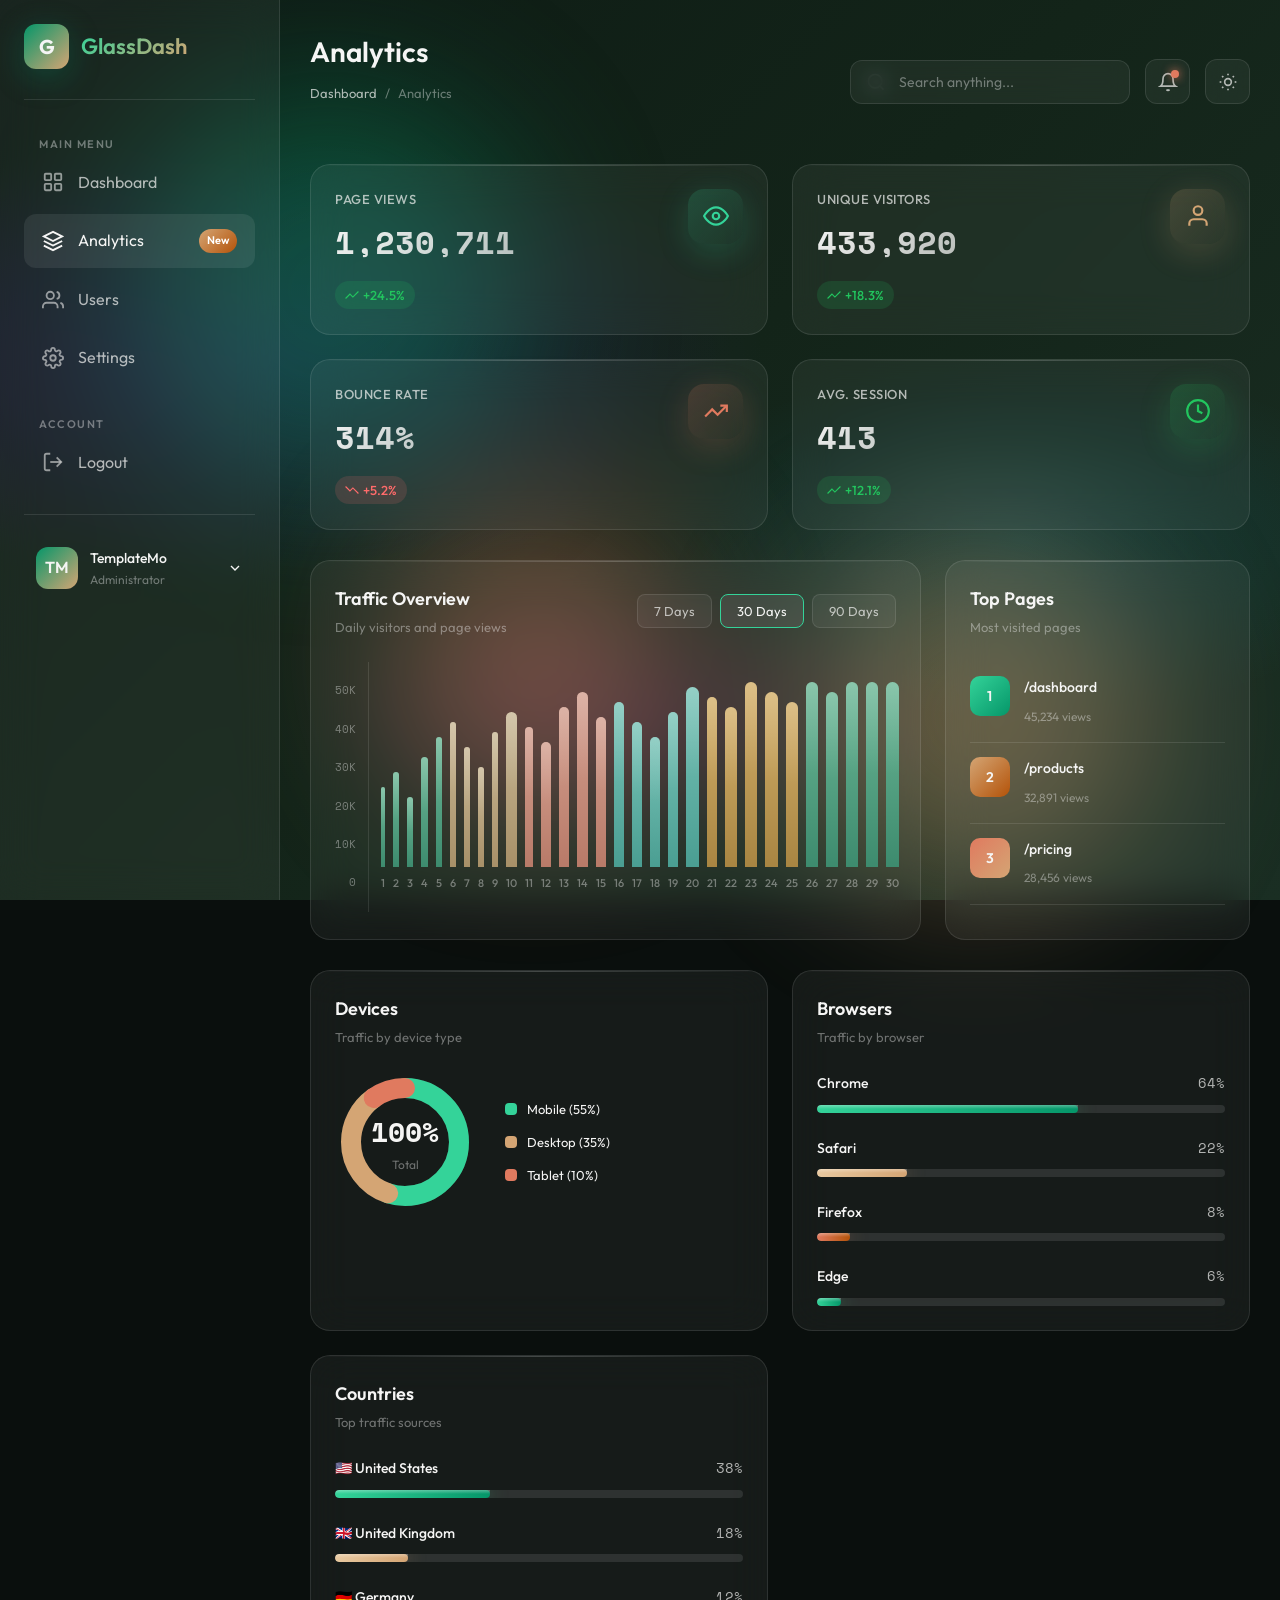
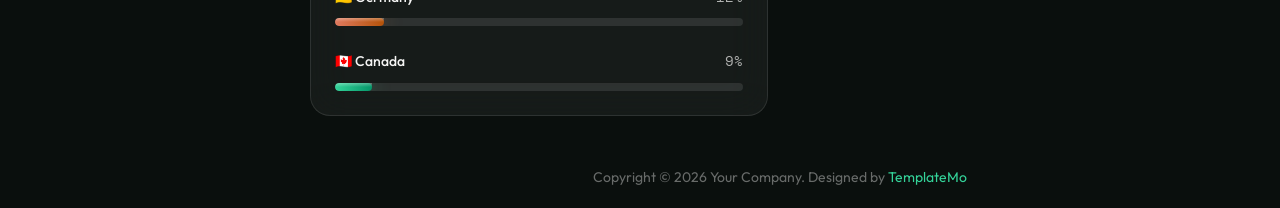
<file: analytics.html>
<!DOCTYPE html>
<html lang="en">
<head>
    <meta charset="UTF-8">
    <meta name="viewport" content="width=device-width, initial-scale=1.0">
    <title>Analytics - 3D Glassmorphism Dashboard</title>
    <meta name="description" content="3D Glassmorphism Dashboard Template by TemplateMo">
    <link rel="preconnect" href="https://fonts.googleapis.com">
    <link rel="preconnect" href="https://fonts.gstatic.com" crossorigin>
    <link href="https://fonts.googleapis.com/css2?family=Outfit:wght@300;400;500;600;700&family=Space+Mono:wght@400;700&display=swap" rel="stylesheet">
    <link rel="stylesheet" href="templatemo-glass-admin-style.css">
    <!--

TemplateMo 607 Glass Admin

https://templatemo.com/tm-607-glass-admin

-->
</head>
<body>
    <!-- Animated Background -->
    <div class="background"></div>
    <div class="orb orb-1"></div>
    <div class="orb orb-2"></div>
    <div class="orb orb-3"></div>

    <div class="dashboard">
        <!-- Sidebar -->
        <aside class="sidebar" id="sidebar">
            <div class="sidebar-header">
                <div class="logo">G</div>
                <span class="logo-text">GlassDash</span>
            </div>

            <ul class="nav-menu">
                <li class="nav-section">
                    <span class="nav-section-title">Main Menu</span>
                    <ul>
                        <li class="nav-item">
                            <a href="index.html" class="nav-link">
                                <svg class="nav-icon" viewBox="0 0 24 24" fill="none" stroke="currentColor" stroke-width="2">
                                    <rect x="3" y="3" width="7" height="7" rx="1"/><rect x="14" y="3" width="7" height="7" rx="1"/>
                                    <rect x="3" y="14" width="7" height="7" rx="1"/><rect x="14" y="14" width="7" height="7" rx="1"/>
                                </svg>
                                Dashboard
                            </a>
                        </li>
                        <li class="nav-item">
                            <a href="analytics.html" class="nav-link active">
                                <svg class="nav-icon" viewBox="0 0 24 24" fill="none" stroke="currentColor" stroke-width="2">
                                    <path d="M12 2L2 7l10 5 10-5-10-5z"/><path d="M2 17l10 5 10-5"/><path d="M2 12l10 5 10-5"/>
                                </svg>
                                Analytics
                                <span class="nav-badge">New</span>
                            </a>
                        </li>
                        <li class="nav-item">
                            <a href="users.html" class="nav-link">
                                <svg class="nav-icon" viewBox="0 0 24 24" fill="none" stroke="currentColor" stroke-width="2">
                                    <path d="M17 21v-2a4 4 0 0 0-4-4H5a4 4 0 0 0-4 4v2"/><circle cx="9" cy="7" r="4"/>
                                    <path d="M23 21v-2a4 4 0 0 0-3-3.87"/><path d="M16 3.13a4 4 0 0 1 0 7.75"/>
                                </svg>
                                Users
                            </a>
                        </li>
                        <li class="nav-item">
                            <a href="settings.html" class="nav-link">
                                <svg class="nav-icon" viewBox="0 0 24 24" fill="none" stroke="currentColor" stroke-width="2">
                                    <circle cx="12" cy="12" r="3"/>
                                    <path d="M19.4 15a1.65 1.65 0 0 0 .33 1.82l.06.06a2 2 0 0 1 0 2.83 2 2 0 0 1-2.83 0l-.06-.06a1.65 1.65 0 0 0-1.82-.33 1.65 1.65 0 0 0-1 1.51V21a2 2 0 0 1-2 2 2 2 0 0 1-2-2v-.09A1.65 1.65 0 0 0 9 19.4a1.65 1.65 0 0 0-1.82.33l-.06.06a2 2 0 0 1-2.83 0 2 2 0 0 1 0-2.83l.06-.06a1.65 1.65 0 0 0 .33-1.82 1.65 1.65 0 0 0-1.51-1H3a2 2 0 0 1-2-2 2 2 0 0 1 2-2h.09A1.65 1.65 0 0 0 4.6 9a1.65 1.65 0 0 0-.33-1.82l-.06-.06a2 2 0 0 1 0-2.83 2 2 0 0 1 2.83 0l.06.06a1.65 1.65 0 0 0 1.82.33H9a1.65 1.65 0 0 0 1-1.51V3a2 2 0 0 1 2-2 2 2 0 0 1 2 2v.09a1.65 1.65 0 0 0 1 1.51 1.65 1.65 0 0 0 1.82-.33l.06-.06a2 2 0 0 1 2.83 0 2 2 0 0 1 0 2.83l-.06.06a1.65 1.65 0 0 0-.33 1.82V9a1.65 1.65 0 0 0 1.51 1H21a2 2 0 0 1 2 2 2 2 0 0 1-2 2h-.09a1.65 1.65 0 0 0-1.51 1z"/>
                                </svg>
                                Settings
                            </a>
                        </li>
                    </ul>
                </li>

                <li class="nav-section">
                    <span class="nav-section-title">Account</span>
                    <ul>
                        <li class="nav-item">
                            <a href="login.html" class="nav-link">
                                <svg class="nav-icon" viewBox="0 0 24 24" fill="none" stroke="currentColor" stroke-width="2">
                                    <path d="M9 21H5a2 2 0 0 1-2-2V5a2 2 0 0 1 2-2h4"/>
                                    <polyline points="16 17 21 12 16 7"/><line x1="21" y1="12" x2="9" y2="12"/>
                                </svg>
                                Logout
                            </a>
                        </li>
                    </ul>
                </li>
            </ul>

            <div class="sidebar-footer">
                <div class="user-profile">
                    <div class="user-avatar">TM</div>
                    <div class="user-info">
                        <div class="user-name">TemplateMo</div>
                        <div class="user-role">Administrator</div>
                    </div>
                    <svg width="16" height="16" viewBox="0 0 24 24" fill="none" stroke="currentColor" stroke-width="2">
                        <polyline points="6 9 12 15 18 9"/>
                    </svg>
                </div>
            </div>
        </aside>

        <!-- Main Content -->
        <main class="main-content">
            <!-- Top Navbar -->
            <nav class="navbar">
                <div class="page-header">
                    <h1 class="page-title">Analytics</h1>
                    <div class="page-breadcrumb">
                        <a href="index.html">Dashboard</a>
                        <span>/</span>
                        <span>Analytics</span>
                    </div>
                </div>
                <div class="navbar-right">
                    <div class="search-box">
                        <svg class="search-icon" viewBox="0 0 24 24" fill="none" stroke="currentColor" stroke-width="2">
                            <circle cx="11" cy="11" r="8"/><line x1="21" y1="21" x2="16.65" y2="16.65"/>
                        </svg>
                        <input type="text" class="search-input" placeholder="Search anything...">
                    </div>
                    <button class="nav-btn">
                        <svg viewBox="0 0 24 24" fill="none" stroke="currentColor" stroke-width="2">
                            <path d="M18 8A6 6 0 0 0 6 8c0 7-3 9-3 9h18s-3-2-3-9"/><path d="M13.73 21a2 2 0 0 1-3.46 0"/>
                        </svg>
                        <span class="notification-dot"></span>
                    </button>
                    <button class="nav-btn" id="theme-toggle" title="Toggle Light/Dark Mode">
                        <svg class="icon-sun" viewBox="0 0 24 24" fill="none" stroke="currentColor" stroke-width="2">
                            <circle cx="12" cy="12" r="4"/><path d="M12 2v2"/><path d="M12 20v2"/>
                            <path d="M4.93 4.93l1.41 1.41"/><path d="M17.66 17.66l1.41 1.41"/>
                            <path d="M2 12h2"/><path d="M20 12h2"/>
                            <path d="M6.34 17.66l-1.41 1.41"/><path d="M19.07 4.93l-1.41 1.41"/>
                        </svg>
                        <svg class="icon-moon" viewBox="0 0 24 24" fill="none" stroke="currentColor" stroke-width="2" style="display: none;">
                            <path d="M21 12.79A9 9 0 1 1 11.21 3 7 7 0 0 0 21 12.79z"/>
                        </svg>
                    </button>
                </div>
            </nav>

            <!-- Stats Cards -->
            <section class="stats-grid">
                <div class="glass-card glass-card-3d stat-card">
                    <div class="stat-card-inner">
                        <div class="stat-info">
                            <h3>Page Views</h3>
                            <div class="stat-value">1,284,521</div>
                            <span class="stat-change positive">
                                <svg width="14" height="14" viewBox="0 0 24 24" fill="none" stroke="currentColor" stroke-width="2"><polyline points="23 6 13.5 15.5 8.5 10.5 1 18"/></svg>
                                +24.5%
                            </span>
                        </div>
                        <div class="stat-icon cyan">
                            <svg viewBox="0 0 24 24" fill="none" stroke="var(--emerald-light)" stroke-width="2">
                                <path d="M1 12s4-8 11-8 11 8 11 8-4 8-11 8-11-8-11-8z"/><circle cx="12" cy="12" r="3"/>
                            </svg>
                        </div>
                    </div>
                </div>

                <div class="glass-card glass-card-3d stat-card">
                    <div class="stat-card-inner">
                        <div class="stat-info">
                            <h3>Unique Visitors</h3>
                            <div class="stat-value">452,892</div>
                            <span class="stat-change positive">
                                <svg width="14" height="14" viewBox="0 0 24 24" fill="none" stroke="currentColor" stroke-width="2"><polyline points="23 6 13.5 15.5 8.5 10.5 1 18"/></svg>
                                +18.3%
                            </span>
                        </div>
                        <div class="stat-icon magenta">
                            <svg viewBox="0 0 24 24" fill="none" stroke="var(--gold)" stroke-width="2">
                                <path d="M20 21v-2a4 4 0 0 0-4-4H8a4 4 0 0 0-4 4v2"/><circle cx="12" cy="7" r="4"/>
                            </svg>
                        </div>
                    </div>
                </div>

                <div class="glass-card glass-card-3d stat-card">
                    <div class="stat-card-inner">
                        <div class="stat-info">
                            <h3>Bounce Rate</h3>
                            <div class="stat-value">32.8%</div>
                            <span class="stat-change negative">
                                <svg width="14" height="14" viewBox="0 0 24 24" fill="none" stroke="currentColor" stroke-width="2"><polyline points="23 18 13.5 8.5 8.5 13.5 1 6"/></svg>
                                +5.2%
                            </span>
                        </div>
                        <div class="stat-icon purple">
                            <svg viewBox="0 0 24 24" fill="none" stroke="var(--coral)" stroke-width="2">
                                <polyline points="22 7 13.5 15.5 8.5 10.5 2 17"/><polyline points="16 7 22 7 22 13"/>
                            </svg>
                        </div>
                    </div>
                </div>

                <div class="glass-card glass-card-3d stat-card">
                    <div class="stat-card-inner">
                        <div class="stat-info">
                            <h3>Avg. Session</h3>
                            <div class="stat-value">4:32</div>
                            <span class="stat-change positive">
                                <svg width="14" height="14" viewBox="0 0 24 24" fill="none" stroke="currentColor" stroke-width="2"><polyline points="23 6 13.5 15.5 8.5 10.5 1 18"/></svg>
                                +12.1%
                            </span>
                        </div>
                        <div class="stat-icon success">
                            <svg viewBox="0 0 24 24" fill="none" stroke="var(--success)" stroke-width="2">
                                <circle cx="12" cy="12" r="10"/><polyline points="12 6 12 12 16 14"/>
                            </svg>
                        </div>
                    </div>
                </div>
            </section>

            <!-- Content Grid -->
            <section class="content-grid">
                <!-- Main Chart -->
                <div class="glass-card chart-card">
                    <div class="card-header">
                        <div>
                            <h2 class="card-title">Traffic Overview</h2>
                            <p class="card-subtitle">Daily visitors and page views</p>
                        </div>
                        <div class="card-actions">
                            <button class="card-btn">7 Days</button>
                            <button class="card-btn active">30 Days</button>
                            <button class="card-btn">90 Days</button>
                        </div>
                    </div>
                    <div class="chart-wrapper">
                        <div class="chart-container">
                            <div class="chart-y-axis">
                                <span class="y-value">50K</span>
                                <span class="y-value">40K</span>
                                <span class="y-value">30K</span>
                                <span class="y-value">20K</span>
                                <span class="y-value">10K</span>
                                <span class="y-value">0</span>
                            </div>
                            <div class="chart-placeholder">
                                <div class="chart-bar-group"><div class="chart-bar bar-emerald" style="height: 80px;"></div><span class="chart-label">1</span></div>
                                <div class="chart-bar-group"><div class="chart-bar bar-emerald" style="height: 95px;"></div><span class="chart-label">2</span></div>
                                <div class="chart-bar-group"><div class="chart-bar bar-emerald" style="height: 70px;"></div><span class="chart-label">3</span></div>
                                <div class="chart-bar-group"><div class="chart-bar bar-emerald" style="height: 110px;"></div><span class="chart-label">4</span></div>
                                <div class="chart-bar-group"><div class="chart-bar bar-emerald" style="height: 130px;"></div><span class="chart-label">5</span></div>
                                <div class="chart-bar-group"><div class="chart-bar bar-gold" style="height: 145px;"></div><span class="chart-label">6</span></div>
                                <div class="chart-bar-group"><div class="chart-bar bar-gold" style="height: 120px;"></div><span class="chart-label">7</span></div>
                                <div class="chart-bar-group"><div class="chart-bar bar-gold" style="height: 100px;"></div><span class="chart-label">8</span></div>
                                <div class="chart-bar-group"><div class="chart-bar bar-gold" style="height: 135px;"></div><span class="chart-label">9</span></div>
                                <div class="chart-bar-group"><div class="chart-bar bar-gold" style="height: 155px;"></div><span class="chart-label">10</span></div>
                                <div class="chart-bar-group"><div class="chart-bar bar-coral" style="height: 140px;"></div><span class="chart-label">11</span></div>
                                <div class="chart-bar-group"><div class="chart-bar bar-coral" style="height: 125px;"></div><span class="chart-label">12</span></div>
                                <div class="chart-bar-group"><div class="chart-bar bar-coral" style="height: 160px;"></div><span class="chart-label">13</span></div>
                                <div class="chart-bar-group"><div class="chart-bar bar-coral" style="height: 175px;"></div><span class="chart-label">14</span></div>
                                <div class="chart-bar-group"><div class="chart-bar bar-coral" style="height: 150px;"></div><span class="chart-label">15</span></div>
                                <div class="chart-bar-group"><div class="chart-bar bar-teal" style="height: 165px;"></div><span class="chart-label">16</span></div>
                                <div class="chart-bar-group"><div class="chart-bar bar-teal" style="height: 145px;"></div><span class="chart-label">17</span></div>
                                <div class="chart-bar-group"><div class="chart-bar bar-teal" style="height: 130px;"></div><span class="chart-label">18</span></div>
                                <div class="chart-bar-group"><div class="chart-bar bar-teal" style="height: 155px;"></div><span class="chart-label">19</span></div>
                                <div class="chart-bar-group"><div class="chart-bar bar-teal" style="height: 180px;"></div><span class="chart-label">20</span></div>
                                <div class="chart-bar-group"><div class="chart-bar bar-amber" style="height: 170px;"></div><span class="chart-label">21</span></div>
                                <div class="chart-bar-group"><div class="chart-bar bar-amber" style="height: 160px;"></div><span class="chart-label">22</span></div>
                                <div class="chart-bar-group"><div class="chart-bar bar-amber" style="height: 185px;"></div><span class="chart-label">23</span></div>
                                <div class="chart-bar-group"><div class="chart-bar bar-amber" style="height: 175px;"></div><span class="chart-label">24</span></div>
                                <div class="chart-bar-group"><div class="chart-bar bar-amber" style="height: 165px;"></div><span class="chart-label">25</span></div>
                                <div class="chart-bar-group"><div class="chart-bar bar-emerald" style="height: 190px;"></div><span class="chart-label">26</span></div>
                                <div class="chart-bar-group"><div class="chart-bar bar-emerald" style="height: 175px;"></div><span class="chart-label">27</span></div>
                                <div class="chart-bar-group"><div class="chart-bar bar-emerald" style="height: 195px;"></div><span class="chart-label">28</span></div>
                                <div class="chart-bar-group"><div class="chart-bar bar-emerald" style="height: 185px;"></div><span class="chart-label">29</span></div>
                                <div class="chart-bar-group"><div class="chart-bar bar-emerald" style="height: 200px;"></div><span class="chart-label">30</span></div>
                            </div>
                        </div>
                    </div>
                </div>

                <!-- Top Pages -->
                <div class="glass-card activity-card">
                    <div class="card-header">
                        <div>
                            <h2 class="card-title">Top Pages</h2>
                            <p class="card-subtitle">Most visited pages</p>
                        </div>
                    </div>
                    <div class="activity-list">
                        <div class="activity-item">
                            <div class="activity-avatar" style="background: linear-gradient(135deg, var(--emerald-light), var(--emerald));">1</div>
                            <div class="activity-content">
                                <p class="activity-text"><strong>/dashboard</strong></p>
                                <span class="activity-time">45,234 views</span>
                            </div>
                        </div>
                        <div class="activity-item">
                            <div class="activity-avatar" style="background: linear-gradient(135deg, var(--gold), var(--amber));">2</div>
                            <div class="activity-content">
                                <p class="activity-text"><strong>/products</strong></p>
                                <span class="activity-time">32,891 views</span>
                            </div>
                        </div>
                        <div class="activity-item">
                            <div class="activity-avatar" style="background: linear-gradient(135deg, var(--coral), var(--gold));">3</div>
                            <div class="activity-content">
                                <p class="activity-text"><strong>/pricing</strong></p>
                                <span class="activity-time">28,456 views</span>
                            </div>
                        </div>
                        <div class="activity-item">
                            <div class="activity-avatar" style="background: linear-gradient(135deg, var(--success), var(--emerald));">4</div>
                            <div class="activity-content">
                                <p class="activity-text"><strong>/about</strong></p>
                                <span class="activity-time">19,234 views</span>
                            </div>
                        </div>
                        <div class="activity-item">
                            <div class="activity-avatar" style="background: linear-gradient(135deg, var(--warning), var(--gold));">5</div>
                            <div class="activity-content">
                                <p class="activity-text"><strong>/contact</strong></p>
                                <span class="activity-time">12,567 views</span>
                            </div>
                        </div>
                    </div>
                </div>
            </section>

            <!-- Bottom Grid -->
            <section class="bottom-grid">
                <!-- Device Breakdown -->
                <div class="glass-card">
                    <div class="card-header">
                        <div>
                            <h2 class="card-title">Devices</h2>
                            <p class="card-subtitle">Traffic by device type</p>
                        </div>
                    </div>
                    <div class="donut-container">
                        <div class="donut-chart">
                            <svg width="140" height="140" viewBox="0 0 140 140">
                                <circle class="donut-bg" cx="70" cy="70" r="54"/>
                                <circle class="donut-segment" cx="70" cy="70" r="54" stroke="var(--emerald-light)" stroke-dasharray="186.6 339.3" stroke-dashoffset="0"/>
                                <circle class="donut-segment" cx="70" cy="70" r="54" stroke="var(--gold)" stroke-dasharray="118.8 339.3" stroke-dashoffset="-186.6"/>
                                <circle class="donut-segment" cx="70" cy="70" r="54" stroke="var(--coral)" stroke-dasharray="33.9 339.3" stroke-dashoffset="-305.4"/>
                            </svg>
                            <div class="donut-center">
                                <div class="donut-value">100%</div>
                                <div class="donut-label">Total</div>
                            </div>
                        </div>
                        <div class="donut-legend">
                            <div class="legend-item"><span class="legend-color cyan"></span><span>Mobile (55%)</span></div>
                            <div class="legend-item"><span class="legend-color magenta"></span><span>Desktop (35%)</span></div>
                            <div class="legend-item"><span class="legend-color purple"></span><span>Tablet (10%)</span></div>
                        </div>
                    </div>
                </div>

                <!-- Browser Stats -->
                <div class="glass-card progress-card">
                    <div class="card-header">
                        <div>
                            <h2 class="card-title">Browsers</h2>
                            <p class="card-subtitle">Traffic by browser</p>
                        </div>
                    </div>
                    <div class="progress-item">
                        <div class="progress-header"><span class="progress-label">Chrome</span><span class="progress-value">64%</span></div>
                        <div class="progress-bar"><div class="progress-fill cyan" style="width: 64%;"></div></div>
                    </div>
                    <div class="progress-item">
                        <div class="progress-header"><span class="progress-label">Safari</span><span class="progress-value">22%</span></div>
                        <div class="progress-bar"><div class="progress-fill magenta" style="width: 22%;"></div></div>
                    </div>
                    <div class="progress-item">
                        <div class="progress-header"><span class="progress-label">Firefox</span><span class="progress-value">8%</span></div>
                        <div class="progress-bar"><div class="progress-fill purple" style="width: 8%;"></div></div>
                    </div>
                    <div class="progress-item">
                        <div class="progress-header"><span class="progress-label">Edge</span><span class="progress-value">6%</span></div>
                        <div class="progress-bar"><div class="progress-fill cyan" style="width: 6%;"></div></div>
                    </div>
                </div>

                <!-- Countries -->
                <div class="glass-card progress-card">
                    <div class="card-header">
                        <div>
                            <h2 class="card-title">Countries</h2>
                            <p class="card-subtitle">Top traffic sources</p>
                        </div>
                    </div>
                    <div class="progress-item">
                        <div class="progress-header"><span class="progress-label">🇺🇸 United States</span><span class="progress-value">38%</span></div>
                        <div class="progress-bar"><div class="progress-fill cyan" style="width: 38%;"></div></div>
                    </div>
                    <div class="progress-item">
                        <div class="progress-header"><span class="progress-label">🇬🇧 United Kingdom</span><span class="progress-value">18%</span></div>
                        <div class="progress-bar"><div class="progress-fill magenta" style="width: 18%;"></div></div>
                    </div>
                    <div class="progress-item">
                        <div class="progress-header"><span class="progress-label">🇩🇪 Germany</span><span class="progress-value">12%</span></div>
                        <div class="progress-bar"><div class="progress-fill purple" style="width: 12%;"></div></div>
                    </div>
                    <div class="progress-item">
                        <div class="progress-header"><span class="progress-label">🇨🇦 Canada</span><span class="progress-value">9%</span></div>
                        <div class="progress-bar"><div class="progress-fill cyan" style="width: 9%;"></div></div>
                    </div>
                </div>
            </section>
        </main>
    </div>

    <!-- Mobile Menu Toggle -->
    <button class="mobile-menu-toggle">
        <svg viewBox="0 0 24 24" fill="none" stroke="currentColor" stroke-width="2">
            <line x1="3" y1="12" x2="21" y2="12"/><line x1="3" y1="6" x2="21" y2="6"/><line x1="3" y1="18" x2="21" y2="18"/>
        </svg>
    </button>

    <!-- Footer -->
    <footer class="site-footer">
        <p>Copyright © 2026 Your Company. Designed by <a href="https://templatemo.com" target="_blank" rel="nofollow">TemplateMo</a></p>
    </footer>

    <script src="templatemo-glass-admin-script.js"></script>
    <!-- TemplateMo 607 Glass Admin -->
</body>
</html>
</file>
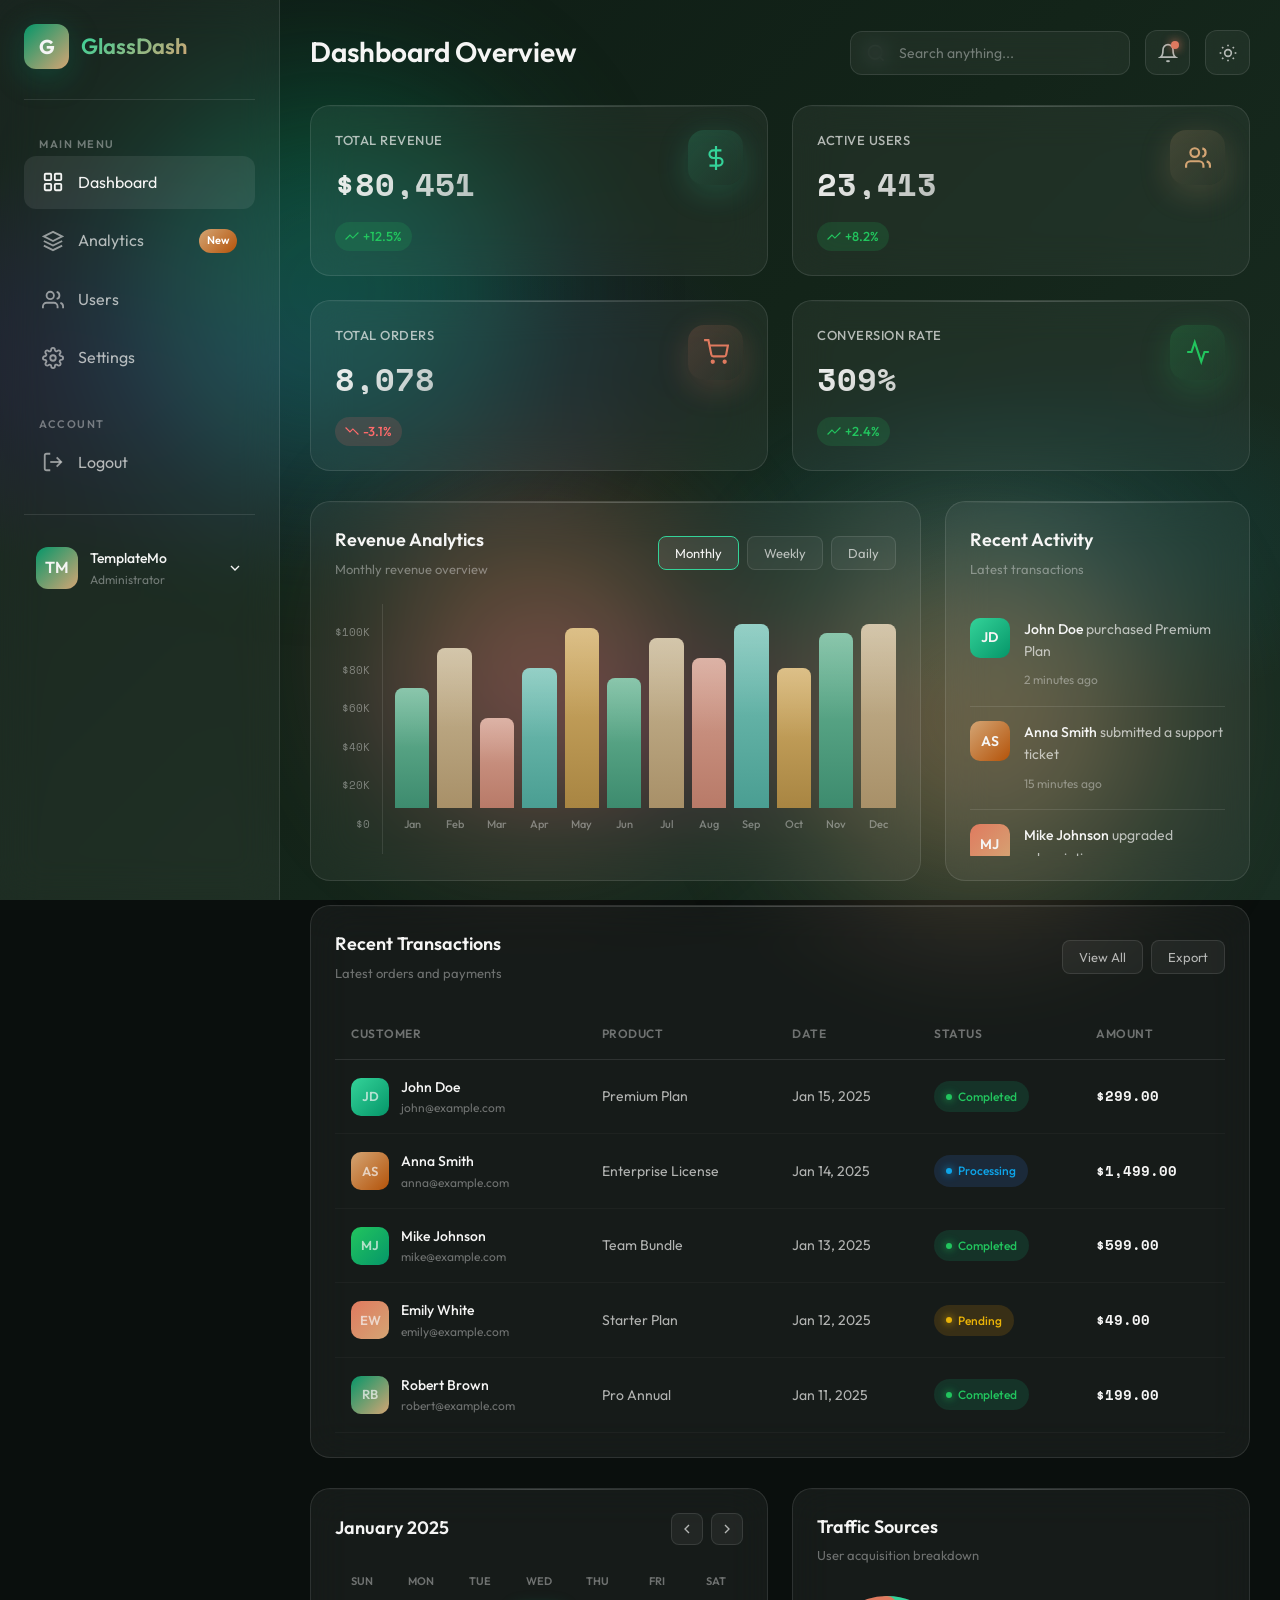
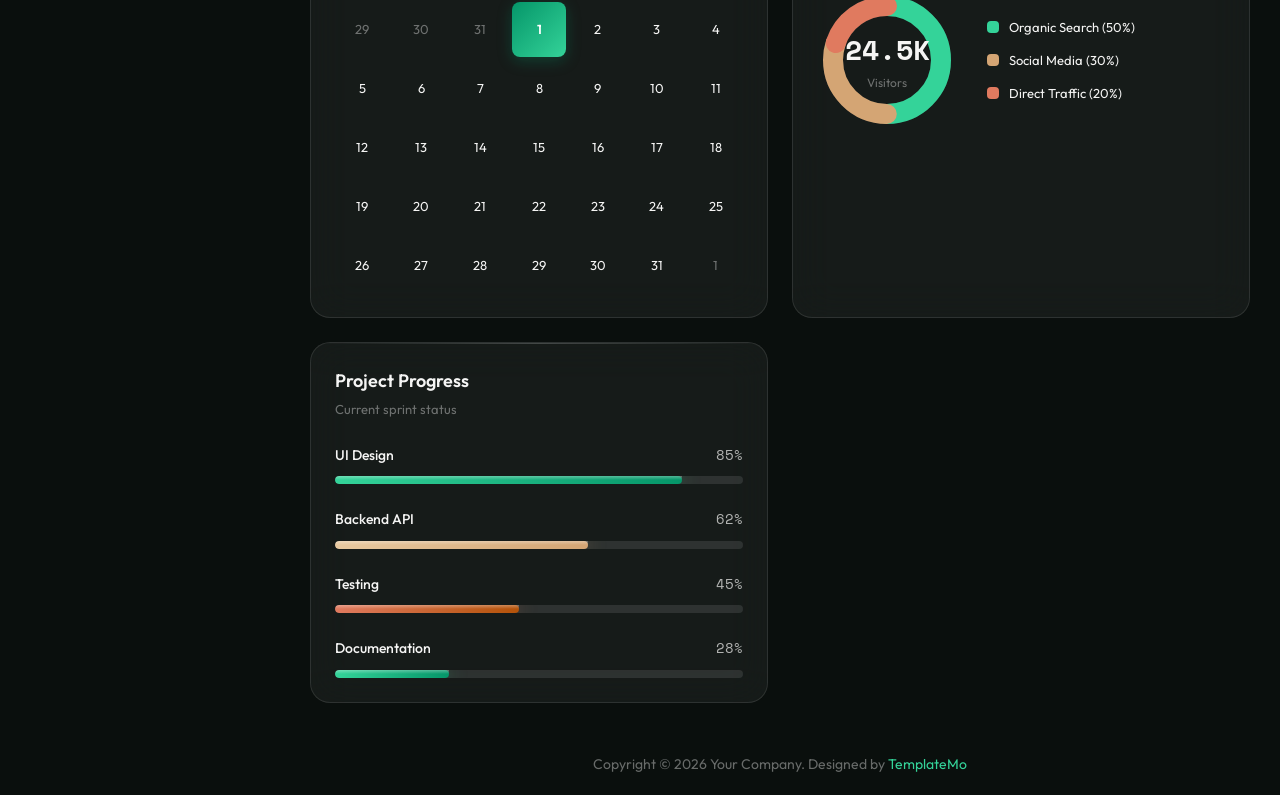
<file: index 1.html>
<!DOCTYPE html>
<html lang="en">
<head>
    <meta charset="UTF-8">
    <meta name="viewport" content="width=device-width, initial-scale=1.0">
    <title>GlassAdmin Dashboard - 3D Glassmorphism Dashboard</title>
    <meta name="description" content="3D Glassmorphism Dashboard Template by TemplateMo">
    <link rel="preconnect" href="https://fonts.googleapis.com">
    <link rel="preconnect" href="https://fonts.gstatic.com" crossorigin>
    <link href="https://fonts.googleapis.com/css2?family=Outfit:wght@300;400;500;600;700&family=Space+Mono:wght@400;700&display=swap" rel="stylesheet">
    <link rel="stylesheet" href="templatemo-glass-admin-style.css">
    <!--

TemplateMo 607 Glass Admin

https://templatemo.com/tm-607-glass-admin

-->
</head>
<body>
    <!-- Animated Background -->
    <div class="background"></div>
    <div class="orb orb-1"></div>
    <div class="orb orb-2"></div>
    <div class="orb orb-3"></div>

    <div class="dashboard">
        <!-- Sidebar -->
        <aside class="sidebar" id="sidebar">
            <div class="sidebar-header">
                <div class="logo">G</div>
                <span class="logo-text">GlassDash</span>
            </div>

            <ul class="nav-menu">
                <li class="nav-section">
                    <span class="nav-section-title">Main Menu</span>
                    <ul>
                        <li class="nav-item">
                            <a href="index.html" class="nav-link active">
                                <svg class="nav-icon" viewBox="0 0 24 24" fill="none" stroke="currentColor" stroke-width="2">
                                    <rect x="3" y="3" width="7" height="7" rx="1"/>
                                    <rect x="14" y="3" width="7" height="7" rx="1"/>
                                    <rect x="3" y="14" width="7" height="7" rx="1"/>
                                    <rect x="14" y="14" width="7" height="7" rx="1"/>
                                </svg>
                                Dashboard
                            </a>
                        </li>
                        <li class="nav-item">
                            <a href="analytics.html" class="nav-link">
                                <svg class="nav-icon" viewBox="0 0 24 24" fill="none" stroke="currentColor" stroke-width="2">
                                    <path d="M12 2L2 7l10 5 10-5-10-5z"/>
                                    <path d="M2 17l10 5 10-5"/>
                                    <path d="M2 12l10 5 10-5"/>
                                </svg>
                                Analytics
                                <span class="nav-badge">New</span>
                            </a>
                        </li>
                        <li class="nav-item">
                            <a href="users.html" class="nav-link">
                                <svg class="nav-icon" viewBox="0 0 24 24" fill="none" stroke="currentColor" stroke-width="2">
                                    <path d="M17 21v-2a4 4 0 0 0-4-4H5a4 4 0 0 0-4 4v2"/>
                                    <circle cx="9" cy="7" r="4"/>
                                    <path d="M23 21v-2a4 4 0 0 0-3-3.87"/>
                                    <path d="M16 3.13a4 4 0 0 1 0 7.75"/>
                                </svg>
                                Users
                            </a>
                        </li>
                        <li class="nav-item">
                            <a href="settings.html" class="nav-link">
                                <svg class="nav-icon" viewBox="0 0 24 24" fill="none" stroke="currentColor" stroke-width="2">
                                    <circle cx="12" cy="12" r="3"/>
                                    <path d="M19.4 15a1.65 1.65 0 0 0 .33 1.82l.06.06a2 2 0 0 1 0 2.83 2 2 0 0 1-2.83 0l-.06-.06a1.65 1.65 0 0 0-1.82-.33 1.65 1.65 0 0 0-1 1.51V21a2 2 0 0 1-2 2 2 2 0 0 1-2-2v-.09A1.65 1.65 0 0 0 9 19.4a1.65 1.65 0 0 0-1.82.33l-.06.06a2 2 0 0 1-2.83 0 2 2 0 0 1 0-2.83l.06-.06a1.65 1.65 0 0 0 .33-1.82 1.65 1.65 0 0 0-1.51-1H3a2 2 0 0 1-2-2 2 2 0 0 1 2-2h.09A1.65 1.65 0 0 0 4.6 9a1.65 1.65 0 0 0-.33-1.82l-.06-.06a2 2 0 0 1 0-2.83 2 2 0 0 1 2.83 0l.06.06a1.65 1.65 0 0 0 1.82.33H9a1.65 1.65 0 0 0 1-1.51V3a2 2 0 0 1 2-2 2 2 0 0 1 2 2v.09a1.65 1.65 0 0 0 1 1.51 1.65 1.65 0 0 0 1.82-.33l.06-.06a2 2 0 0 1 2.83 0 2 2 0 0 1 0 2.83l-.06.06a1.65 1.65 0 0 0-.33 1.82V9a1.65 1.65 0 0 0 1.51 1H21a2 2 0 0 1 2 2 2 2 0 0 1-2 2h-.09a1.65 1.65 0 0 0-1.51 1z"/>
                                </svg>
                                Settings
                            </a>
                        </li>
                    </ul>
                </li>

                <li class="nav-section">
                    <span class="nav-section-title">Account</span>
                    <ul>
                        <li class="nav-item">
                            <a href="login.html" class="nav-link">
                                <svg class="nav-icon" viewBox="0 0 24 24" fill="none" stroke="currentColor" stroke-width="2">
                                    <path d="M9 21H5a2 2 0 0 1-2-2V5a2 2 0 0 1 2-2h4"/>
                                    <polyline points="16 17 21 12 16 7"/>
                                    <line x1="21" y1="12" x2="9" y2="12"/>
                                </svg>
                                Logout
                            </a>
                        </li>
                    </ul>
                </li>
            </ul>

            <div class="sidebar-footer">
                <div class="user-profile">
                    <div class="user-avatar">TM</div>
                    <div class="user-info">
                        <div class="user-name">TemplateMo</div>
                        <div class="user-role">Administrator</div>
                    </div>
                    <svg width="16" height="16" viewBox="0 0 24 24" fill="none" stroke="currentColor" stroke-width="2">
                        <polyline points="6 9 12 15 18 9"/>
                    </svg>
                </div>
            </div>
        </aside>

        <!-- Main Content -->
        <main class="main-content">
            <!-- Top Navbar -->
            <nav class="navbar">
                <h1 class="page-title">Dashboard Overview</h1>
                <div class="navbar-right">
                    <div class="search-box">
                        <svg class="search-icon" viewBox="0 0 24 24" fill="none" stroke="currentColor" stroke-width="2">
                            <circle cx="11" cy="11" r="8"/>
                            <line x1="21" y1="21" x2="16.65" y2="16.65"/>
                        </svg>
                        <input type="text" class="search-input" placeholder="Search anything...">
                    </div>
                    <button class="nav-btn">
                        <svg viewBox="0 0 24 24" fill="none" stroke="currentColor" stroke-width="2">
                            <path d="M18 8A6 6 0 0 0 6 8c0 7-3 9-3 9h18s-3-2-3-9"/>
                            <path d="M13.73 21a2 2 0 0 1-3.46 0"/>
                        </svg>
                        <span class="notification-dot"></span>
                    </button>
                    <button class="nav-btn" id="theme-toggle" title="Toggle Light/Dark Mode">
                        <svg class="icon-sun" viewBox="0 0 24 24" fill="none" stroke="currentColor" stroke-width="2">
                            <circle cx="12" cy="12" r="4"/>
                            <path d="M12 2v2"/><path d="M12 20v2"/>
                            <path d="M4.93 4.93l1.41 1.41"/><path d="M17.66 17.66l1.41 1.41"/>
                            <path d="M2 12h2"/><path d="M20 12h2"/>
                            <path d="M6.34 17.66l-1.41 1.41"/><path d="M19.07 4.93l-1.41 1.41"/>
                        </svg>
                        <svg class="icon-moon" viewBox="0 0 24 24" fill="none" stroke="currentColor" stroke-width="2" style="display: none;">
                            <path d="M21 12.79A9 9 0 1 1 11.21 3 7 7 0 0 0 21 12.79z"/>
                        </svg>
                    </button>
                </div>
            </nav>

            <!-- Stats Cards -->
            <section class="stats-grid">
                <div class="glass-card glass-card-3d stat-card">
                    <div class="stat-card-inner">
                        <div class="stat-info">
                            <h3>Total Revenue</h3>
                            <div class="stat-value">$84,254</div>
                            <span class="stat-change positive">
                                <svg width="14" height="14" viewBox="0 0 24 24" fill="none" stroke="currentColor" stroke-width="2"><polyline points="23 6 13.5 15.5 8.5 10.5 1 18"/></svg>
                                +12.5%
                            </span>
                        </div>
                        <div class="stat-icon cyan">
                            <svg viewBox="0 0 24 24" fill="none" stroke="var(--emerald-light)" stroke-width="2">
                                <line x1="12" y1="1" x2="12" y2="23"/><path d="M17 5H9.5a3.5 3.5 0 0 0 0 7h5a3.5 3.5 0 0 1 0 7H6"/>
                            </svg>
                        </div>
                    </div>
                </div>

                <div class="glass-card glass-card-3d stat-card">
                    <div class="stat-card-inner">
                        <div class="stat-info">
                            <h3>Active Users</h3>
                            <div class="stat-value">24,521</div>
                            <span class="stat-change positive">
                                <svg width="14" height="14" viewBox="0 0 24 24" fill="none" stroke="currentColor" stroke-width="2"><polyline points="23 6 13.5 15.5 8.5 10.5 1 18"/></svg>
                                +8.2%
                            </span>
                        </div>
                        <div class="stat-icon magenta">
                            <svg viewBox="0 0 24 24" fill="none" stroke="var(--gold)" stroke-width="2">
                                <path d="M17 21v-2a4 4 0 0 0-4-4H5a4 4 0 0 0-4 4v2"/><circle cx="9" cy="7" r="4"/>
                                <path d="M23 21v-2a4 4 0 0 0-3-3.87"/><path d="M16 3.13a4 4 0 0 1 0 7.75"/>
                            </svg>
                        </div>
                    </div>
                </div>

                <div class="glass-card glass-card-3d stat-card">
                    <div class="stat-card-inner">
                        <div class="stat-info">
                            <h3>Total Orders</h3>
                            <div class="stat-value">8,461</div>
                            <span class="stat-change negative">
                                <svg width="14" height="14" viewBox="0 0 24 24" fill="none" stroke="currentColor" stroke-width="2"><polyline points="23 18 13.5 8.5 8.5 13.5 1 6"/></svg>
                                -3.1%
                            </span>
                        </div>
                        <div class="stat-icon purple">
                            <svg viewBox="0 0 24 24" fill="none" stroke="var(--coral)" stroke-width="2">
                                <circle cx="9" cy="21" r="1"/><circle cx="20" cy="21" r="1"/>
                                <path d="M1 1h4l2.68 13.39a2 2 0 0 0 2 1.61h9.72a2 2 0 0 0 2-1.61L23 6H6"/>
                            </svg>
                        </div>
                    </div>
                </div>

                <div class="glass-card glass-card-3d stat-card">
                    <div class="stat-card-inner">
                        <div class="stat-info">
                            <h3>Conversion Rate</h3>
                            <div class="stat-value">3.24%</div>
                            <span class="stat-change positive">
                                <svg width="14" height="14" viewBox="0 0 24 24" fill="none" stroke="currentColor" stroke-width="2"><polyline points="23 6 13.5 15.5 8.5 10.5 1 18"/></svg>
                                +2.4%
                            </span>
                        </div>
                        <div class="stat-icon success">
                            <svg viewBox="0 0 24 24" fill="none" stroke="var(--success)" stroke-width="2">
                                <polyline points="22 12 18 12 15 21 9 3 6 12 2 12"/>
                            </svg>
                        </div>
                    </div>
                </div>
            </section>

            <!-- Content Grid -->
            <section class="content-grid">
                <!-- Chart Card -->
                <div class="glass-card chart-card">
                    <div class="card-header">
                        <div>
                            <h2 class="card-title">Revenue Analytics</h2>
                            <p class="card-subtitle">Monthly revenue overview</p>
                        </div>
                        <div class="card-actions">
                            <button class="card-btn active">Monthly</button>
                            <button class="card-btn">Weekly</button>
                            <button class="card-btn">Daily</button>
                        </div>
                    </div>
                    <div class="chart-wrapper">
                        <div class="chart-container">
                            <div class="chart-y-axis">
                                <span class="y-value">$100K</span>
                                <span class="y-value">$80K</span>
                                <span class="y-value">$60K</span>
                                <span class="y-value">$40K</span>
                                <span class="y-value">$20K</span>
                                <span class="y-value">$0</span>
                            </div>
                            <div class="chart-placeholder">
                                <div class="chart-bar-group"><div class="chart-bar bar-emerald" style="height: 120px;"></div><span class="chart-label">Jan</span></div>
                                <div class="chart-bar-group"><div class="chart-bar bar-gold" style="height: 160px;"></div><span class="chart-label">Feb</span></div>
                                <div class="chart-bar-group"><div class="chart-bar bar-coral" style="height: 90px;"></div><span class="chart-label">Mar</span></div>
                                <div class="chart-bar-group"><div class="chart-bar bar-teal" style="height: 140px;"></div><span class="chart-label">Apr</span></div>
                                <div class="chart-bar-group"><div class="chart-bar bar-amber" style="height: 180px;"></div><span class="chart-label">May</span></div>
                                <div class="chart-bar-group"><div class="chart-bar bar-emerald" style="height: 130px;"></div><span class="chart-label">Jun</span></div>
                                <div class="chart-bar-group"><div class="chart-bar bar-gold" style="height: 170px;"></div><span class="chart-label">Jul</span></div>
                                <div class="chart-bar-group"><div class="chart-bar bar-coral" style="height: 150px;"></div><span class="chart-label">Aug</span></div>
                                <div class="chart-bar-group"><div class="chart-bar bar-teal" style="height: 190px;"></div><span class="chart-label">Sep</span></div>
                                <div class="chart-bar-group"><div class="chart-bar bar-amber" style="height: 140px;"></div><span class="chart-label">Oct</span></div>
                                <div class="chart-bar-group"><div class="chart-bar bar-emerald" style="height: 175px;"></div><span class="chart-label">Nov</span></div>
                                <div class="chart-bar-group"><div class="chart-bar bar-gold" style="height: 200px;"></div><span class="chart-label">Dec</span></div>
                            </div>
                        </div>
                    </div>
                </div>

                <!-- Activity Feed -->
                <div class="glass-card activity-card">
                    <div class="card-header">
                        <div>
                            <h2 class="card-title">Recent Activity</h2>
                            <p class="card-subtitle">Latest transactions</p>
                        </div>
                    </div>
                    <div class="activity-list">
                        <div class="activity-item">
                            <div class="activity-avatar" style="background: linear-gradient(135deg, var(--emerald-light), var(--emerald));">JD</div>
                            <div class="activity-content">
                                <p class="activity-text"><strong>John Doe</strong> purchased Premium Plan</p>
                                <span class="activity-time">2 minutes ago</span>
                            </div>
                        </div>
                        <div class="activity-item">
                            <div class="activity-avatar" style="background: linear-gradient(135deg, var(--gold), var(--amber));">AS</div>
                            <div class="activity-content">
                                <p class="activity-text"><strong>Anna Smith</strong> submitted a support ticket</p>
                                <span class="activity-time">15 minutes ago</span>
                            </div>
                        </div>
                        <div class="activity-item">
                            <div class="activity-avatar" style="background: linear-gradient(135deg, var(--coral), var(--gold));">MJ</div>
                            <div class="activity-content">
                                <p class="activity-text"><strong>Mike Johnson</strong> upgraded subscription</p>
                                <span class="activity-time">1 hour ago</span>
                            </div>
                        </div>
                        <div class="activity-item">
                            <div class="activity-avatar" style="background: linear-gradient(135deg, var(--success), var(--emerald));">EW</div>
                            <div class="activity-content">
                                <p class="activity-text"><strong>Emily White</strong> completed onboarding</p>
                                <span class="activity-time">2 hours ago</span>
                            </div>
                        </div>
                        <div class="activity-item">
                            <div class="activity-avatar" style="background: linear-gradient(135deg, var(--warning), var(--gold));">RB</div>
                            <div class="activity-content">
                                <p class="activity-text"><strong>Robert Brown</strong> requested refund</p>
                                <span class="activity-time">3 hours ago</span>
                            </div>
                        </div>
                    </div>
                </div>

                <!-- Data Table -->
                <div class="glass-card table-card">
                    <div class="card-header">
                        <div>
                            <h2 class="card-title">Recent Transactions</h2>
                            <p class="card-subtitle">Latest orders and payments</p>
                        </div>
                        <div class="card-actions">
                            <button class="card-btn">View All</button>
                            <button class="card-btn">Export</button>
                        </div>
                    </div>
                    <div class="table-wrapper">
                        <table class="data-table">
                            <thead>
                                <tr>
                                    <th>Customer</th>
                                    <th>Product</th>
                                    <th>Date</th>
                                    <th>Status</th>
                                    <th>Amount</th>
                                </tr>
                            </thead>
                            <tbody>
                                <tr>
                                    <td><div class="table-user"><div class="table-avatar" style="background: linear-gradient(135deg, var(--emerald-light), var(--emerald));">JD</div><div class="table-user-info"><span class="table-user-name">John Doe</span><span class="table-user-email">john@example.com</span></div></div></td>
                                    <td>Premium Plan</td>
                                    <td>Jan 15, 2025</td>
                                    <td><span class="status-badge completed">Completed</span></td>
                                    <td><span class="table-amount">$299.00</span></td>
                                </tr>
                                <tr>
                                    <td><div class="table-user"><div class="table-avatar" style="background: linear-gradient(135deg, var(--gold), var(--amber));">AS</div><div class="table-user-info"><span class="table-user-name">Anna Smith</span><span class="table-user-email">anna@example.com</span></div></div></td>
                                    <td>Enterprise License</td>
                                    <td>Jan 14, 2025</td>
                                    <td><span class="status-badge processing">Processing</span></td>
                                    <td><span class="table-amount">$1,499.00</span></td>
                                </tr>
                                <tr>
                                    <td><div class="table-user"><div class="table-avatar" style="background: linear-gradient(135deg, var(--success), var(--emerald));">MJ</div><div class="table-user-info"><span class="table-user-name">Mike Johnson</span><span class="table-user-email">mike@example.com</span></div></div></td>
                                    <td>Team Bundle</td>
                                    <td>Jan 13, 2025</td>
                                    <td><span class="status-badge completed">Completed</span></td>
                                    <td><span class="table-amount">$599.00</span></td>
                                </tr>
                                <tr>
                                    <td><div class="table-user"><div class="table-avatar" style="background: linear-gradient(135deg, var(--coral), var(--gold));">EW</div><div class="table-user-info"><span class="table-user-name">Emily White</span><span class="table-user-email">emily@example.com</span></div></div></td>
                                    <td>Starter Plan</td>
                                    <td>Jan 12, 2025</td>
                                    <td><span class="status-badge pending">Pending</span></td>
                                    <td><span class="table-amount">$49.00</span></td>
                                </tr>
                                <tr>
                                    <td><div class="table-user"><div class="table-avatar" style="background: linear-gradient(135deg, var(--emerald), var(--gold));">RB</div><div class="table-user-info"><span class="table-user-name">Robert Brown</span><span class="table-user-email">robert@example.com</span></div></div></td>
                                    <td>Pro Annual</td>
                                    <td>Jan 11, 2025</td>
                                    <td><span class="status-badge completed">Completed</span></td>
                                    <td><span class="table-amount">$199.00</span></td>
                                </tr>
                            </tbody>
                        </table>
                    </div>
                </div>
            </section>

            <!-- Bottom Grid -->
            <section class="bottom-grid">
                <!-- Calendar Widget -->
                <div class="glass-card">
                    <div class="calendar-header">
                        <h2 class="card-title">January 2025</h2>
                        <div class="calendar-nav">
                            <button class="calendar-nav-btn"><svg viewBox="0 0 24 24" fill="none" stroke="currentColor" stroke-width="2"><polyline points="15 18 9 12 15 6"/></svg></button>
                            <button class="calendar-nav-btn"><svg viewBox="0 0 24 24" fill="none" stroke="currentColor" stroke-width="2"><polyline points="9 18 15 12 9 6"/></svg></button>
                        </div>
                    </div>
                    <div class="calendar-grid">
                        <span class="calendar-day-name">Sun</span><span class="calendar-day-name">Mon</span><span class="calendar-day-name">Tue</span><span class="calendar-day-name">Wed</span><span class="calendar-day-name">Thu</span><span class="calendar-day-name">Fri</span><span class="calendar-day-name">Sat</span>
                        <span class="calendar-day other-month">29</span><span class="calendar-day other-month">30</span><span class="calendar-day other-month">31</span><span class="calendar-day today">1</span><span class="calendar-day">2</span><span class="calendar-day">3</span><span class="calendar-day">4</span>
                        <span class="calendar-day">5</span><span class="calendar-day">6</span><span class="calendar-day">7</span><span class="calendar-day">8</span><span class="calendar-day">9</span><span class="calendar-day">10</span><span class="calendar-day">11</span>
                        <span class="calendar-day">12</span><span class="calendar-day">13</span><span class="calendar-day">14</span><span class="calendar-day">15</span><span class="calendar-day">16</span><span class="calendar-day">17</span><span class="calendar-day">18</span>
                        <span class="calendar-day">19</span><span class="calendar-day">20</span><span class="calendar-day">21</span><span class="calendar-day">22</span><span class="calendar-day">23</span><span class="calendar-day">24</span><span class="calendar-day">25</span>
                        <span class="calendar-day">26</span><span class="calendar-day">27</span><span class="calendar-day">28</span><span class="calendar-day">29</span><span class="calendar-day">30</span><span class="calendar-day">31</span><span class="calendar-day other-month">1</span>
                    </div>
                </div>

                <!-- Donut Chart -->
                <div class="glass-card">
                    <div class="card-header">
                        <div>
                            <h2 class="card-title">Traffic Sources</h2>
                            <p class="card-subtitle">User acquisition breakdown</p>
                        </div>
                    </div>
                    <div class="donut-container">
                        <div class="donut-chart">
                            <svg width="140" height="140" viewBox="0 0 140 140">
                                <circle class="donut-bg" cx="70" cy="70" r="54"/>
                                <circle class="donut-segment" cx="70" cy="70" r="54" stroke="var(--emerald-light)" stroke-dasharray="169.6 339.3" stroke-dashoffset="0"/>
                                <circle class="donut-segment" cx="70" cy="70" r="54" stroke="var(--gold)" stroke-dasharray="101.8 339.3" stroke-dashoffset="-169.6"/>
                                <circle class="donut-segment" cx="70" cy="70" r="54" stroke="var(--coral)" stroke-dasharray="67.9 339.3" stroke-dashoffset="-271.4"/>
                            </svg>
                            <div class="donut-center">
                                <div class="donut-value">24.5K</div>
                                <div class="donut-label">Visitors</div>
                            </div>
                        </div>
                        <div class="donut-legend">
                            <div class="legend-item"><span class="legend-color cyan"></span><span>Organic Search (50%)</span></div>
                            <div class="legend-item"><span class="legend-color magenta"></span><span>Social Media (30%)</span></div>
                            <div class="legend-item"><span class="legend-color purple"></span><span>Direct Traffic (20%)</span></div>
                        </div>
                    </div>
                </div>

                <!-- Progress Card -->
                <div class="glass-card progress-card">
                    <div class="card-header">
                        <div>
                            <h2 class="card-title">Project Progress</h2>
                            <p class="card-subtitle">Current sprint status</p>
                        </div>
                    </div>
                    <div class="progress-item">
                        <div class="progress-header"><span class="progress-label">UI Design</span><span class="progress-value">85%</span></div>
                        <div class="progress-bar"><div class="progress-fill cyan" style="width: 85%;"></div></div>
                    </div>
                    <div class="progress-item">
                        <div class="progress-header"><span class="progress-label">Backend API</span><span class="progress-value">62%</span></div>
                        <div class="progress-bar"><div class="progress-fill magenta" style="width: 62%;"></div></div>
                    </div>
                    <div class="progress-item">
                        <div class="progress-header"><span class="progress-label">Testing</span><span class="progress-value">45%</span></div>
                        <div class="progress-bar"><div class="progress-fill purple" style="width: 45%;"></div></div>
                    </div>
                    <div class="progress-item">
                        <div class="progress-header"><span class="progress-label">Documentation</span><span class="progress-value">28%</span></div>
                        <div class="progress-bar"><div class="progress-fill cyan" style="width: 28%;"></div></div>
                    </div>
                </div>
            </section>
        </main>
    </div>

    <!-- Mobile Menu Toggle -->
    <button class="mobile-menu-toggle">
        <svg viewBox="0 0 24 24" fill="none" stroke="currentColor" stroke-width="2">
            <line x1="3" y1="12" x2="21" y2="12"/><line x1="3" y1="6" x2="21" y2="6"/><line x1="3" y1="18" x2="21" y2="18"/>
        </svg>
    </button>

    <!-- Footer -->
    <footer class="site-footer">
        <p>Copyright © 2026 Your Company. Designed by <a href="https://templatemo.com" target="_blank" rel="nofollow">TemplateMo</a></p>
    </footer>

    <script src="templatemo-glass-admin-script.js"></script>
    <!-- TemplateMo 607 Glass Admin -->
</body>
</html>
</file>
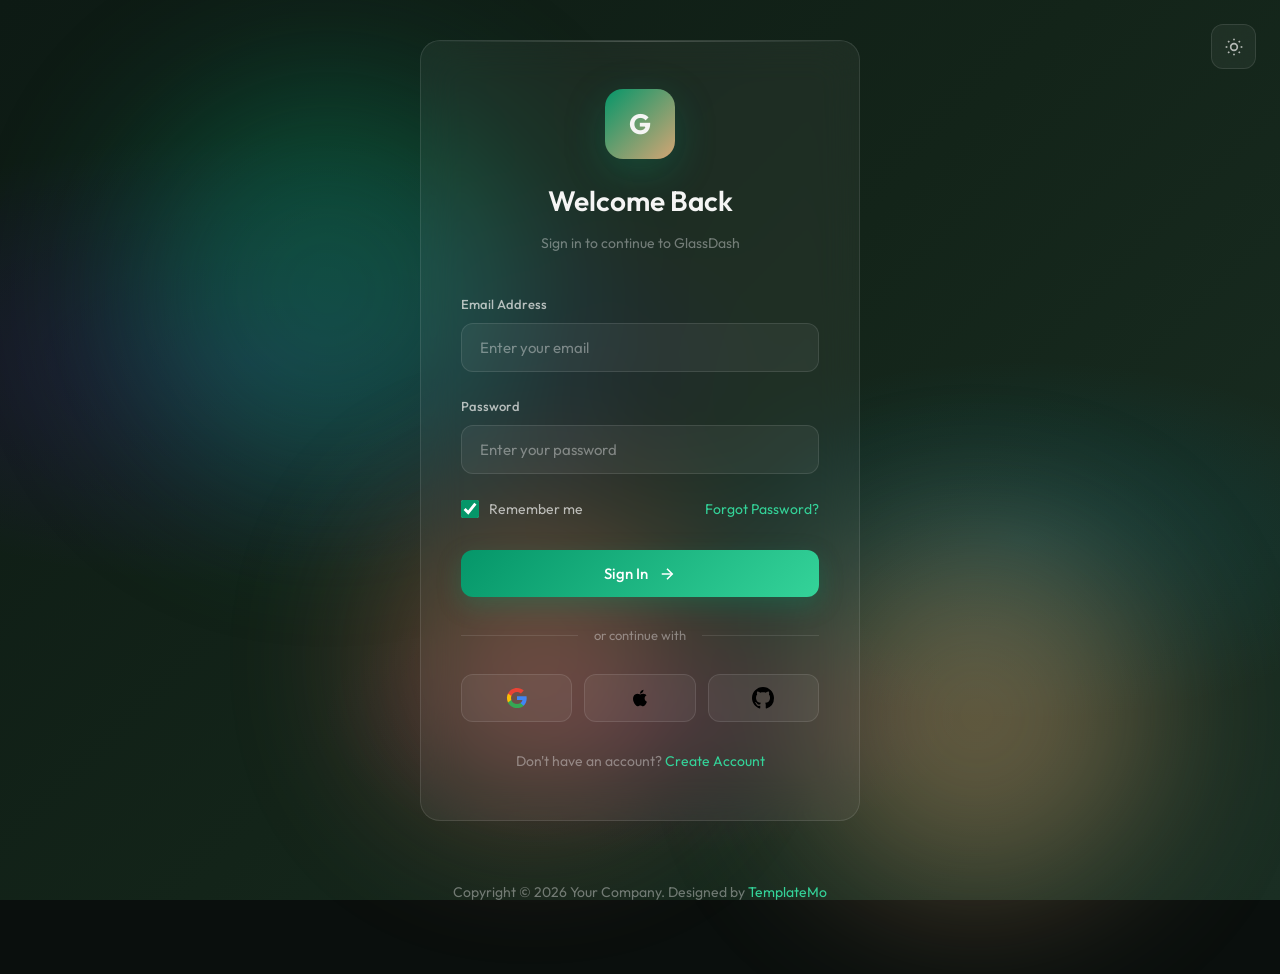
<file: login 2.html>
<!DOCTYPE html>
<html lang="en">
<head>
    <meta charset="UTF-8">
    <meta name="viewport" content="width=device-width, initial-scale=1.0">
    <title>Login - 3D Glassmorphism Dashboard</title>
    <meta name="description" content="3D Glassmorphism Dashboard Template by TemplateMo">
    <link rel="preconnect" href="https://fonts.googleapis.com">
    <link rel="preconnect" href="https://fonts.gstatic.com" crossorigin>
    <link href="https://fonts.googleapis.com/css2?family=Outfit:wght@300;400;500;600;700&family=Space+Mono:wght@400;700&display=swap" rel="stylesheet">
    <link rel="stylesheet" href="templatemo-glass-admin-style.css">
    <!--

TemplateMo 607 Glass Admin

https://templatemo.com/tm-607-glass-admin

-->
</head>
<body>
    <!-- Animated Background -->
    <div class="background"></div>
    <div class="orb orb-1"></div>
    <div class="orb orb-2"></div>
    <div class="orb orb-3"></div>

    <div class="login-page">
        <!-- Theme Toggle -->
        <button class="theme-toggle-float" id="theme-toggle" title="Toggle Light/Dark Mode">
            <svg class="icon-sun" viewBox="0 0 24 24" fill="none" stroke="currentColor" stroke-width="2">
                <circle cx="12" cy="12" r="4"/><path d="M12 2v2"/><path d="M12 20v2"/>
                <path d="M4.93 4.93l1.41 1.41"/><path d="M17.66 17.66l1.41 1.41"/>
                <path d="M2 12h2"/><path d="M20 12h2"/>
                <path d="M6.34 17.66l-1.41 1.41"/><path d="M19.07 4.93l-1.41 1.41"/>
            </svg>
            <svg class="icon-moon" viewBox="0 0 24 24" fill="none" stroke="currentColor" stroke-width="2" style="display: none;">
                <path d="M21 12.79A9 9 0 1 1 11.21 3 7 7 0 0 0 21 12.79z"/>
            </svg>
        </button>

        <div class="login-container">
            <div class="login-card">
                <div class="login-header">
                    <div class="login-logo">G</div>
                    <h1 class="login-title">Welcome Back</h1>
                    <p class="login-subtitle">Sign in to continue to GlassDash</p>
                </div>

                <form data-validate data-redirect="index.html">
                    <div class="form-group">
                        <label class="form-label" for="email">Email Address</label>
                        <input type="email" id="email" class="form-input" placeholder="Enter your email" required>
                    </div>

                    <div class="form-group">
                        <label class="form-label" for="password">Password</label>
                        <input type="password" id="password" class="form-input" placeholder="Enter your password" required>
                    </div>

                    <div class="form-row">
                        <label class="checkbox-label">
                            <input type="checkbox" checked>
                            Remember me
                        </label>
                        <a href="#" class="forgot-link">Forgot Password?</a>
                    </div>

                    <button type="submit" class="btn btn-primary">
                        Sign In
                        <svg width="18" height="18" viewBox="0 0 24 24" fill="none" stroke="currentColor" stroke-width="2">
                            <line x1="5" y1="12" x2="19" y2="12"/>
                            <polyline points="12 5 19 12 12 19"/>
                        </svg>
                    </button>
                </form>

                <div class="divider">
                    <span>or continue with</span>
                </div>

                <div class="social-login">
                    <button class="social-btn" title="Sign in with Google">
                        <svg viewBox="0 0 24 24" fill="currentColor">
                            <path d="M22.56 12.25c0-.78-.07-1.53-.2-2.25H12v4.26h5.92c-.26 1.37-1.04 2.53-2.21 3.31v2.77h3.57c2.08-1.92 3.28-4.74 3.28-8.09z" fill="#4285F4"/>
                            <path d="M12 23c2.97 0 5.46-.98 7.28-2.66l-3.57-2.77c-.98.66-2.23 1.06-3.71 1.06-2.86 0-5.29-1.93-6.16-4.53H2.18v2.84C3.99 20.53 7.7 23 12 23z" fill="#34A853"/>
                            <path d="M5.84 14.09c-.22-.66-.35-1.36-.35-2.09s.13-1.43.35-2.09V7.07H2.18C1.43 8.55 1 10.22 1 12s.43 3.45 1.18 4.93l2.85-2.22.81-.62z" fill="#FBBC05"/>
                            <path d="M12 5.38c1.62 0 3.06.56 4.21 1.64l3.15-3.15C17.45 2.09 14.97 1 12 1 7.7 1 3.99 3.47 2.18 7.07l3.66 2.84c.87-2.6 3.3-4.53 6.16-4.53z" fill="#EA4335"/>
                        </svg>
                    </button>
                    <button class="social-btn" title="Sign in with Apple">
                        <svg viewBox="0 0 24 24" fill="currentColor">
                            <path d="M17.05 20.28c-.98.95-2.05.8-3.08.35-1.09-.46-2.09-.48-3.24 0-1.44.62-2.2.44-3.06-.35C2.79 15.25 3.51 7.59 9.05 7.31c1.35.07 2.29.74 3.08.8 1.18-.24 2.31-.93 3.57-.84 1.51.12 2.65.72 3.4 1.8-3.12 1.87-2.38 5.98.48 7.13-.57 1.5-1.31 2.99-2.54 4.09l.01-.01zM12.03 7.25c-.15-2.23 1.66-4.07 3.74-4.25.29 2.58-2.34 4.5-3.74 4.25z"/>
                        </svg>
                    </button>
                    <button class="social-btn" title="Sign in with GitHub">
                        <svg viewBox="0 0 24 24" fill="currentColor">
                            <path d="M12 0C5.37 0 0 5.37 0 12c0 5.31 3.435 9.795 8.205 11.385.6.105.825-.255.825-.57 0-.285-.015-1.23-.015-2.235-3.015.555-3.795-.735-4.035-1.41-.135-.345-.72-1.41-1.23-1.695-.42-.225-1.02-.78-.015-.795.945-.015 1.62.87 1.845 1.23 1.08 1.815 2.805 1.305 3.495.99.105-.78.42-1.305.765-1.605-2.67-.3-5.46-1.335-5.46-5.925 0-1.305.465-2.385 1.23-3.225-.12-.3-.54-1.53.12-3.18 0 0 1.005-.315 3.3 1.23.96-.27 1.98-.405 3-.405s2.04.135 3 .405c2.295-1.56 3.3-1.23 3.3-1.23.66 1.65.24 2.88.12 3.18.765.84 1.23 1.905 1.23 3.225 0 4.605-2.805 5.625-5.475 5.925.435.375.81 1.095.81 2.22 0 1.605-.015 2.895-.015 3.3 0 .315.225.69.825.57A12.02 12.02 0 0024 12c0-6.63-5.37-12-12-12z"/>
                        </svg>
                    </button>
                </div>

                <p class="login-footer">
                    Don't have an account? <a href="register.html">Create Account</a>
                </p>
            </div>
        </div>

        <!-- Footer -->
        <footer class="site-footer">
            <p>Copyright © 2026 Your Company. Designed by <a href="https://templatemo.com" target="_blank" rel="nofollow">TemplateMo</a></p>
        </footer>
    </div>

    <script src="templatemo-glass-admin-script.js"></script>
    <!-- TemplateMo 607 Glass Admin -->
</body>
</html>
</file>
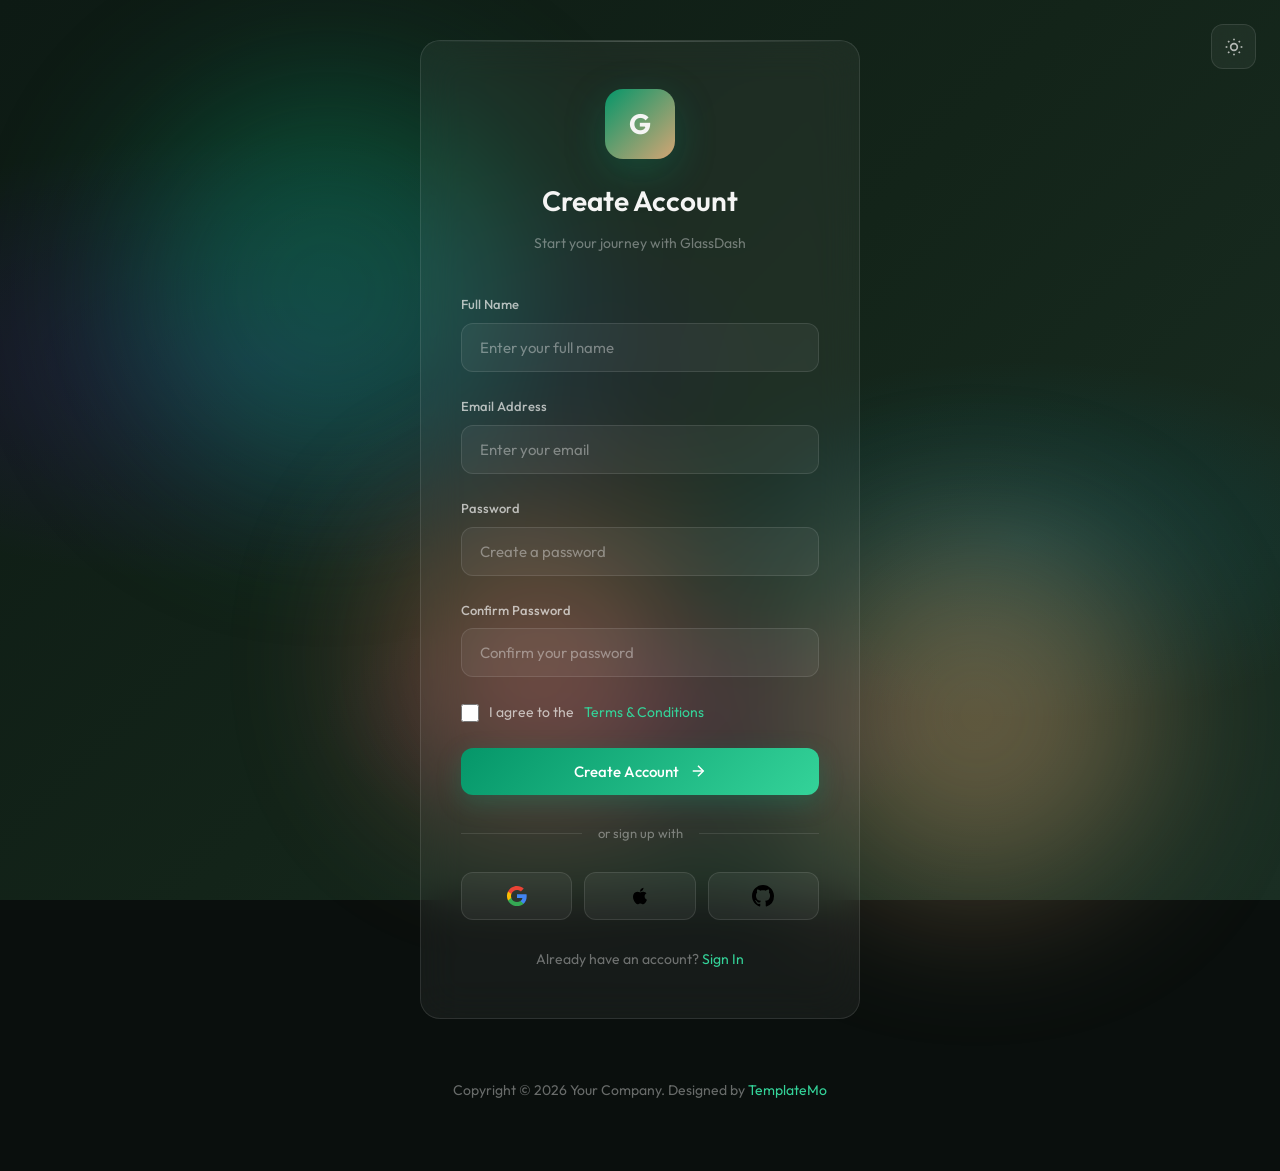
<file: register.html>
<!DOCTYPE html>
<html lang="en">
<head>
    <meta charset="UTF-8">
    <meta name="viewport" content="width=device-width, initial-scale=1.0">
    <title>Register - 3D Glassmorphism Dashboard</title>
    <meta name="description" content="3D Glassmorphism Dashboard Template by TemplateMo">
    <link rel="preconnect" href="https://fonts.googleapis.com">
    <link rel="preconnect" href="https://fonts.gstatic.com" crossorigin>
    <link href="https://fonts.googleapis.com/css2?family=Outfit:wght@300;400;500;600;700&family=Space+Mono:wght@400;700&display=swap" rel="stylesheet">
    <link rel="stylesheet" href="templatemo-glass-admin-style.css">
    <!--

TemplateMo 607 Glass Admin

https://templatemo.com/tm-607-glass-admin

-->
</head>
<body>
    <!-- Animated Background -->
    <div class="background"></div>
    <div class="orb orb-1"></div>
    <div class="orb orb-2"></div>
    <div class="orb orb-3"></div>

    <div class="login-page">
        <!-- Theme Toggle -->
        <button class="theme-toggle-float" id="theme-toggle" title="Toggle Light/Dark Mode">
            <svg class="icon-sun" viewBox="0 0 24 24" fill="none" stroke="currentColor" stroke-width="2">
                <circle cx="12" cy="12" r="4"/><path d="M12 2v2"/><path d="M12 20v2"/>
                <path d="M4.93 4.93l1.41 1.41"/><path d="M17.66 17.66l1.41 1.41"/>
                <path d="M2 12h2"/><path d="M20 12h2"/>
                <path d="M6.34 17.66l-1.41 1.41"/><path d="M19.07 4.93l-1.41 1.41"/>
            </svg>
            <svg class="icon-moon" viewBox="0 0 24 24" fill="none" stroke="currentColor" stroke-width="2" style="display: none;">
                <path d="M21 12.79A9 9 0 1 1 11.21 3 7 7 0 0 0 21 12.79z"/>
            </svg>
        </button>

        <div class="login-container">
            <div class="login-card">
                <div class="login-header">
                    <div class="login-logo">G</div>
                    <h1 class="login-title">Create Account</h1>
                    <p class="login-subtitle">Start your journey with GlassDash</p>
                </div>

                <form data-validate data-redirect="index.html">
                    <div class="form-group">
                        <label class="form-label" for="fullname">Full Name</label>
                        <input type="text" id="fullname" class="form-input" placeholder="Enter your full name" required>
                    </div>

                    <div class="form-group">
                        <label class="form-label" for="email">Email Address</label>
                        <input type="email" id="email" class="form-input" placeholder="Enter your email" required>
                    </div>

                    <div class="form-group">
                        <label class="form-label" for="password">Password</label>
                        <input type="password" id="password" class="form-input" placeholder="Create a password" required>
                    </div>

                    <div class="form-group">
                        <label class="form-label" for="confirm-password">Confirm Password</label>
                        <input type="password" id="confirm-password" class="form-input" placeholder="Confirm your password" required>
                    </div>

                    <div class="form-row" style="margin-bottom: 24px;">
                        <label class="checkbox-label">
                            <input type="checkbox" required>
                            I agree to the <a href="#" style="color: var(--emerald-light);">Terms & Conditions</a>
                        </label>
                    </div>

                    <button type="submit" class="btn btn-primary">
                        Create Account
                        <svg width="18" height="18" viewBox="0 0 24 24" fill="none" stroke="currentColor" stroke-width="2">
                            <line x1="5" y1="12" x2="19" y2="12"/>
                            <polyline points="12 5 19 12 12 19"/>
                        </svg>
                    </button>
                </form>

                <div class="divider">
                    <span>or sign up with</span>
                </div>

                <div class="social-login">
                    <button class="social-btn" title="Sign up with Google">
                        <svg viewBox="0 0 24 24" fill="currentColor">
                            <path d="M22.56 12.25c0-.78-.07-1.53-.2-2.25H12v4.26h5.92c-.26 1.37-1.04 2.53-2.21 3.31v2.77h3.57c2.08-1.92 3.28-4.74 3.28-8.09z" fill="#4285F4"/>
                            <path d="M12 23c2.97 0 5.46-.98 7.28-2.66l-3.57-2.77c-.98.66-2.23 1.06-3.71 1.06-2.86 0-5.29-1.93-6.16-4.53H2.18v2.84C3.99 20.53 7.7 23 12 23z" fill="#34A853"/>
                            <path d="M5.84 14.09c-.22-.66-.35-1.36-.35-2.09s.13-1.43.35-2.09V7.07H2.18C1.43 8.55 1 10.22 1 12s.43 3.45 1.18 4.93l2.85-2.22.81-.62z" fill="#FBBC05"/>
                            <path d="M12 5.38c1.62 0 3.06.56 4.21 1.64l3.15-3.15C17.45 2.09 14.97 1 12 1 7.7 1 3.99 3.47 2.18 7.07l3.66 2.84c.87-2.6 3.3-4.53 6.16-4.53z" fill="#EA4335"/>
                        </svg>
                    </button>
                    <button class="social-btn" title="Sign up with Apple">
                        <svg viewBox="0 0 24 24" fill="currentColor">
                            <path d="M17.05 20.28c-.98.95-2.05.8-3.08.35-1.09-.46-2.09-.48-3.24 0-1.44.62-2.2.44-3.06-.35C2.79 15.25 3.51 7.59 9.05 7.31c1.35.07 2.29.74 3.08.8 1.18-.24 2.31-.93 3.57-.84 1.51.12 2.65.72 3.4 1.8-3.12 1.87-2.38 5.98.48 7.13-.57 1.5-1.31 2.99-2.54 4.09l.01-.01zM12.03 7.25c-.15-2.23 1.66-4.07 3.74-4.25.29 2.58-2.34 4.5-3.74 4.25z"/>
                        </svg>
                    </button>
                    <button class="social-btn" title="Sign up with GitHub">
                        <svg viewBox="0 0 24 24" fill="currentColor">
                            <path d="M12 0C5.37 0 0 5.37 0 12c0 5.31 3.435 9.795 8.205 11.385.6.105.825-.255.825-.57 0-.285-.015-1.23-.015-2.235-3.015.555-3.795-.735-4.035-1.41-.135-.345-.72-1.41-1.23-1.695-.42-.225-1.02-.78-.015-.795.945-.015 1.62.87 1.845 1.23 1.08 1.815 2.805 1.305 3.495.99.105-.78.42-1.305.765-1.605-2.67-.3-5.46-1.335-5.46-5.925 0-1.305.465-2.385 1.23-3.225-.12-.3-.54-1.53.12-3.18 0 0 1.005-.315 3.3 1.23.96-.27 1.98-.405 3-.405s2.04.135 3 .405c2.295-1.56 3.3-1.23 3.3-1.23.66 1.65.24 2.88.12 3.18.765.84 1.23 1.905 1.23 3.225 0 4.605-2.805 5.625-5.475 5.925.435.375.81 1.095.81 2.22 0 1.605-.015 2.895-.015 3.3 0 .315.225.69.825.57A12.02 12.02 0 0024 12c0-6.63-5.37-12-12-12z"/>
                        </svg>
                    </button>
                </div>

                <p class="login-footer">
                    Already have an account? <a href="login.html">Sign In</a>
                </p>
            </div>
        </div>

        <!-- Footer -->
        <footer class="site-footer">
            <p>Copyright © 2026 Your Company. Designed by <a href="https://templatemo.com" target="_blank" rel="nofollow">TemplateMo</a></p>
        </footer>
    </div>

    <script src="templatemo-glass-admin-script.js"></script>
    <!-- TemplateMo 607 Glass Admin -->
</body>
</html>
</file>
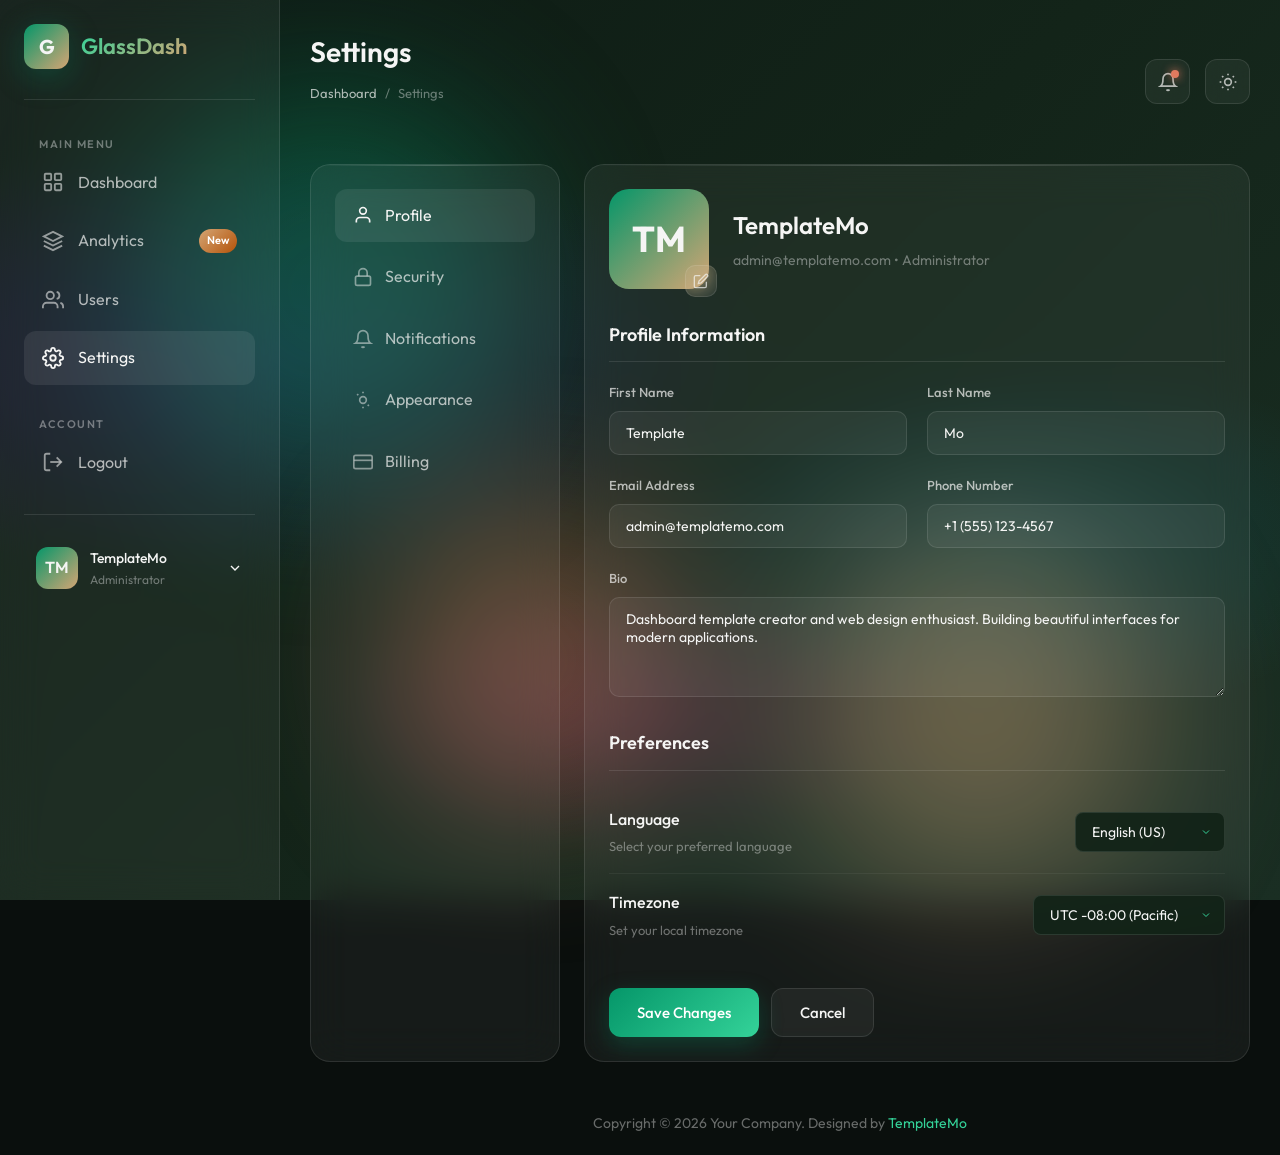
<file: settings.html>
<!DOCTYPE html>
<html lang="en">
<head>
    <meta charset="UTF-8">
    <meta name="viewport" content="width=device-width, initial-scale=1.0">
    <title>Settings - 3D Glassmorphism Dashboard</title>
    <meta name="description" content="3D Glassmorphism Dashboard Template by TemplateMo">
    <link rel="preconnect" href="https://fonts.googleapis.com">
    <link rel="preconnect" href="https://fonts.gstatic.com" crossorigin>
    <link href="https://fonts.googleapis.com/css2?family=Outfit:wght@300;400;500;600;700&family=Space+Mono:wght@400;700&display=swap" rel="stylesheet">
    <link rel="stylesheet" href="templatemo-glass-admin-style.css">
    <!--

TemplateMo 607 Glass Admin

https://templatemo.com/tm-607-glass-admin

-->
</head>
<body>
    <!-- Animated Background -->
    <div class="background"></div>
    <div class="orb orb-1"></div>
    <div class="orb orb-2"></div>
    <div class="orb orb-3"></div>

    <div class="dashboard">
        <!-- Sidebar -->
        <aside class="sidebar" id="sidebar">
            <div class="sidebar-header">
                <div class="logo">G</div>
                <span class="logo-text">GlassDash</span>
            </div>

            <ul class="nav-menu">
                <li class="nav-section">
                    <span class="nav-section-title">Main Menu</span>
                    <ul>
                        <li class="nav-item">
                            <a href="index.html" class="nav-link">
                                <svg class="nav-icon" viewBox="0 0 24 24" fill="none" stroke="currentColor" stroke-width="2">
                                    <rect x="3" y="3" width="7" height="7" rx="1"/><rect x="14" y="3" width="7" height="7" rx="1"/>
                                    <rect x="3" y="14" width="7" height="7" rx="1"/><rect x="14" y="14" width="7" height="7" rx="1"/>
                                </svg>
                                Dashboard
                            </a>
                        </li>
                        <li class="nav-item">
                            <a href="analytics.html" class="nav-link">
                                <svg class="nav-icon" viewBox="0 0 24 24" fill="none" stroke="currentColor" stroke-width="2">
                                    <path d="M12 2L2 7l10 5 10-5-10-5z"/><path d="M2 17l10 5 10-5"/><path d="M2 12l10 5 10-5"/>
                                </svg>
                                Analytics
                                <span class="nav-badge">New</span>
                            </a>
                        </li>
                        <li class="nav-item">
                            <a href="users.html" class="nav-link">
                                <svg class="nav-icon" viewBox="0 0 24 24" fill="none" stroke="currentColor" stroke-width="2">
                                    <path d="M17 21v-2a4 4 0 0 0-4-4H5a4 4 0 0 0-4 4v2"/><circle cx="9" cy="7" r="4"/>
                                    <path d="M23 21v-2a4 4 0 0 0-3-3.87"/><path d="M16 3.13a4 4 0 0 1 0 7.75"/>
                                </svg>
                                Users
                            </a>
                        </li>
                        <li class="nav-item">
                            <a href="settings.html" class="nav-link active">
                                <svg class="nav-icon" viewBox="0 0 24 24" fill="none" stroke="currentColor" stroke-width="2">
                                    <circle cx="12" cy="12" r="3"/>
                                    <path d="M19.4 15a1.65 1.65 0 0 0 .33 1.82l.06.06a2 2 0 0 1 0 2.83 2 2 0 0 1-2.83 0l-.06-.06a1.65 1.65 0 0 0-1.82-.33 1.65 1.65 0 0 0-1 1.51V21a2 2 0 0 1-2 2 2 2 0 0 1-2-2v-.09A1.65 1.65 0 0 0 9 19.4a1.65 1.65 0 0 0-1.82.33l-.06.06a2 2 0 0 1-2.83 0 2 2 0 0 1 0-2.83l.06-.06a1.65 1.65 0 0 0 .33-1.82 1.65 1.65 0 0 0-1.51-1H3a2 2 0 0 1-2-2 2 2 0 0 1 2-2h.09A1.65 1.65 0 0 0 4.6 9a1.65 1.65 0 0 0-.33-1.82l-.06-.06a2 2 0 0 1 0-2.83 2 2 0 0 1 2.83 0l.06.06a1.65 1.65 0 0 0 1.82.33H9a1.65 1.65 0 0 0 1-1.51V3a2 2 0 0 1 2-2 2 2 0 0 1 2 2v.09a1.65 1.65 0 0 0 1 1.51 1.65 1.65 0 0 0 1.82-.33l.06-.06a2 2 0 0 1 2.83 0 2 2 0 0 1 0 2.83l-.06.06a1.65 1.65 0 0 0-.33 1.82V9a1.65 1.65 0 0 0 1.51 1H21a2 2 0 0 1 2 2 2 2 0 0 1-2 2h-.09a1.65 1.65 0 0 0-1.51 1z"/>
                                </svg>
                                Settings
                            </a>
                        </li>
                    </ul>
                </li>

                <li class="nav-section">
                    <span class="nav-section-title">Account</span>
                    <ul>
                        <li class="nav-item">
                            <a href="login.html" class="nav-link">
                                <svg class="nav-icon" viewBox="0 0 24 24" fill="none" stroke="currentColor" stroke-width="2">
                                    <path d="M9 21H5a2 2 0 0 1-2-2V5a2 2 0 0 1 2-2h4"/>
                                    <polyline points="16 17 21 12 16 7"/><line x1="21" y1="12" x2="9" y2="12"/>
                                </svg>
                                Logout
                            </a>
                        </li>
                    </ul>
                </li>
            </ul>

            <div class="sidebar-footer">
                <div class="user-profile">
                    <div class="user-avatar">TM</div>
                    <div class="user-info">
                        <div class="user-name">TemplateMo</div>
                        <div class="user-role">Administrator</div>
                    </div>
                    <svg width="16" height="16" viewBox="0 0 24 24" fill="none" stroke="currentColor" stroke-width="2">
                        <polyline points="6 9 12 15 18 9"/>
                    </svg>
                </div>
            </div>
        </aside>

        <!-- Main Content -->
        <main class="main-content">
            <!-- Top Navbar -->
            <nav class="navbar">
                <div class="page-header">
                    <h1 class="page-title">Settings</h1>
                    <div class="page-breadcrumb">
                        <a href="index.html">Dashboard</a>
                        <span>/</span>
                        <span>Settings</span>
                    </div>
                </div>
                <div class="navbar-right">
                    <button class="nav-btn">
                        <svg viewBox="0 0 24 24" fill="none" stroke="currentColor" stroke-width="2">
                            <path d="M18 8A6 6 0 0 0 6 8c0 7-3 9-3 9h18s-3-2-3-9"/><path d="M13.73 21a2 2 0 0 1-3.46 0"/>
                        </svg>
                        <span class="notification-dot"></span>
                    </button>
                    <button class="nav-btn" id="theme-toggle" title="Toggle Light/Dark Mode">
                        <svg class="icon-sun" viewBox="0 0 24 24" fill="none" stroke="currentColor" stroke-width="2">
                            <circle cx="12" cy="12" r="4"/><path d="M12 2v2"/><path d="M12 20v2"/>
                            <path d="M4.93 4.93l1.41 1.41"/><path d="M17.66 17.66l1.41 1.41"/>
                            <path d="M2 12h2"/><path d="M20 12h2"/>
                            <path d="M6.34 17.66l-1.41 1.41"/><path d="M19.07 4.93l-1.41 1.41"/>
                        </svg>
                        <svg class="icon-moon" viewBox="0 0 24 24" fill="none" stroke="currentColor" stroke-width="2" style="display: none;">
                            <path d="M21 12.79A9 9 0 1 1 11.21 3 7 7 0 0 0 21 12.79z"/>
                        </svg>
                    </button>
                </div>
            </nav>

            <!-- Settings Content -->
            <div class="settings-grid">
                <!-- Settings Navigation -->
                <div class="glass-card settings-nav-card">
                    <ul class="settings-nav">
                        <li class="settings-nav-item">
                            <a href="#" class="settings-nav-link active" data-tab="profile">
                                <svg viewBox="0 0 24 24" fill="none" stroke="currentColor" stroke-width="2">
                                    <path d="M20 21v-2a4 4 0 0 0-4-4H8a4 4 0 0 0-4 4v2"/><circle cx="12" cy="7" r="4"/>
                                </svg>
                                Profile
                            </a>
                        </li>
                        <li class="settings-nav-item">
                            <a href="#" class="settings-nav-link" data-tab="security">
                                <svg viewBox="0 0 24 24" fill="none" stroke="currentColor" stroke-width="2">
                                    <rect x="3" y="11" width="18" height="11" rx="2"/><path d="M7 11V7a5 5 0 0 1 10 0v4"/>
                                </svg>
                                Security
                            </a>
                        </li>
                        <li class="settings-nav-item">
                            <a href="#" class="settings-nav-link" data-tab="notifications">
                                <svg viewBox="0 0 24 24" fill="none" stroke="currentColor" stroke-width="2">
                                    <path d="M18 8A6 6 0 0 0 6 8c0 7-3 9-3 9h18s-3-2-3-9"/><path d="M13.73 21a2 2 0 0 1-3.46 0"/>
                                </svg>
                                Notifications
                            </a>
                        </li>
                        <li class="settings-nav-item">
                            <a href="#" class="settings-nav-link" data-tab="appearance">
                                <svg viewBox="0 0 24 24" fill="none" stroke="currentColor" stroke-width="2">
                                    <circle cx="12" cy="12" r="4"/><path d="M12 2v2"/><path d="M12 20v2"/>
                                    <path d="M4.93 4.93l1.41 1.41"/><path d="M17.66 17.66l1.41 1.41"/>
                                </svg>
                                Appearance
                            </a>
                        </li>
                        <li class="settings-nav-item">
                            <a href="#" class="settings-nav-link" data-tab="billing">
                                <svg viewBox="0 0 24 24" fill="none" stroke="currentColor" stroke-width="2">
                                    <rect x="1" y="4" width="22" height="16" rx="2"/><line x1="1" y1="10" x2="23" y2="10"/>
                                </svg>
                                Billing
                            </a>
                        </li>
                    </ul>
                </div>

                <!-- Settings Content -->
                <div class="glass-card">
                    <!-- Profile Tab -->
                    <div class="settings-tab-content active" id="tab-profile">
                        <div class="profile-header">
                            <div class="profile-avatar-large">
                                TM
                                <div class="profile-avatar-edit">
                                    <svg viewBox="0 0 24 24" fill="none" stroke="currentColor" stroke-width="2">
                                        <path d="M11 4H4a2 2 0 0 0-2 2v14a2 2 0 0 0 2 2h14a2 2 0 0 0 2-2v-7"/>
                                        <path d="M18.5 2.5a2.121 2.121 0 0 1 3 3L12 15l-4 1 1-4 9.5-9.5z"/>
                                    </svg>
                                </div>
                            </div>
                            <div class="profile-info">
                                <h2>TemplateMo</h2>
                                <p>admin@templatemo.com • Administrator</p>
                            </div>
                        </div>

                        <div class="settings-section">
                            <h3 class="settings-section-title">Profile Information</h3>
                            <div class="form-grid">
                                <div class="form-group-settings">
                                    <label>First Name</label>
                                    <input type="text" value="Template">
                                </div>
                                <div class="form-group-settings">
                                    <label>Last Name</label>
                                    <input type="text" value="Mo">
                                </div>
                                <div class="form-group-settings">
                                    <label>Email Address</label>
                                    <input type="email" value="admin@templatemo.com">
                                </div>
                                <div class="form-group-settings">
                                    <label>Phone Number</label>
                                    <input type="tel" value="+1 (555) 123-4567">
                                </div>
                                <div class="form-group-settings full-width">
                                    <label>Bio</label>
                                    <textarea>Dashboard template creator and web design enthusiast. Building beautiful interfaces for modern applications.</textarea>
                                </div>
                            </div>
                        </div>

                        <div class="settings-section">
                            <h3 class="settings-section-title">Preferences</h3>
                            <div class="settings-row">
                                <div class="settings-label">
                                    <span class="settings-label-title">Language</span>
                                    <span class="settings-label-desc">Select your preferred language</span>
                                </div>
                                <select class="settings-select">
                                    <option>English (US)</option>
                                    <option>English (UK)</option>
                                    <option>Spanish</option>
                                    <option>French</option>
                                    <option>German</option>
                                </select>
                            </div>
                            <div class="settings-row">
                                <div class="settings-label">
                                    <span class="settings-label-title">Timezone</span>
                                    <span class="settings-label-desc">Set your local timezone</span>
                                </div>
                                <select class="settings-select">
                                    <option>UTC -08:00 (Pacific)</option>
                                    <option>UTC -05:00 (Eastern)</option>
                                    <option>UTC +00:00 (London)</option>
                                    <option>UTC +01:00 (Berlin)</option>
                                    <option>UTC +09:00 (Tokyo)</option>
                                </select>
                            </div>
                        </div>

                        <div class="btn-group">
                            <button class="btn btn-primary" style="width: auto;">Save Changes</button>
                            <button class="btn btn-secondary" style="width: auto;">Cancel</button>
                        </div>
                    </div>

                    <!-- Security Tab -->
                    <div class="settings-tab-content" id="tab-security">
                        <div class="settings-section">
                            <h3 class="settings-section-title">Change Password</h3>
                            <div class="form-grid">
                                <div class="form-group-settings full-width">
                                    <label>Current Password</label>
                                    <input type="password" placeholder="Enter current password">
                                </div>
                                <div class="form-group-settings">
                                    <label>New Password</label>
                                    <input type="password" placeholder="Enter new password">
                                </div>
                                <div class="form-group-settings">
                                    <label>Confirm New Password</label>
                                    <input type="password" placeholder="Confirm new password">
                                </div>
                            </div>
                        </div>

                        <div class="settings-section">
                            <h3 class="settings-section-title">Two-Factor Authentication</h3>
                            <div class="settings-row">
                                <div class="settings-label">
                                    <span class="settings-label-title">Enable 2FA</span>
                                    <span class="settings-label-desc">Add an extra layer of security to your account</span>
                                </div>
                                <label class="toggle-switch">
                                    <input type="checkbox">
                                    <span class="toggle-slider"></span>
                                </label>
                            </div>
                            <div class="settings-row">
                                <div class="settings-label">
                                    <span class="settings-label-title">SMS Authentication</span>
                                    <span class="settings-label-desc">Receive codes via SMS</span>
                                </div>
                                <label class="toggle-switch">
                                    <input type="checkbox" checked>
                                    <span class="toggle-slider"></span>
                                </label>
                            </div>
                            <div class="settings-row">
                                <div class="settings-label">
                                    <span class="settings-label-title">Authenticator App</span>
                                    <span class="settings-label-desc">Use Google Authenticator or similar</span>
                                </div>
                                <label class="toggle-switch">
                                    <input type="checkbox">
                                    <span class="toggle-slider"></span>
                                </label>
                            </div>
                        </div>

                        <div class="settings-section">
                            <h3 class="settings-section-title">Active Sessions</h3>
                            <div class="settings-row">
                                <div class="settings-label">
                                    <span class="settings-label-title">Chrome on MacOS</span>
                                    <span class="settings-label-desc">San Francisco, CA • Current session</span>
                                </div>
                                <span class="status-badge completed">Active</span>
                            </div>
                            <div class="settings-row">
                                <div class="settings-label">
                                    <span class="settings-label-title">Safari on iPhone</span>
                                    <span class="settings-label-desc">San Francisco, CA • 2 hours ago</span>
                                </div>
                                <button class="card-btn" style="padding: 6px 12px;">Revoke</button>
                            </div>
                            <div class="settings-row">
                                <div class="settings-label">
                                    <span class="settings-label-title">Firefox on Windows</span>
                                    <span class="settings-label-desc">New York, NY • 3 days ago</span>
                                </div>
                                <button class="card-btn" style="padding: 6px 12px;">Revoke</button>
                            </div>
                        </div>

                        <div class="btn-group">
                            <button class="btn btn-primary" style="width: auto;">Update Password</button>
                            <button class="btn btn-secondary" style="width: auto;">Cancel</button>
                        </div>
                    </div>

                    <!-- Notifications Tab -->
                    <div class="settings-tab-content" id="tab-notifications">
                        <div class="settings-section">
                            <h3 class="settings-section-title">Email Notifications</h3>
                            <div class="settings-row">
                                <div class="settings-label">
                                    <span class="settings-label-title">Account Activity</span>
                                    <span class="settings-label-desc">Get notified about sign-ins and security changes</span>
                                </div>
                                <label class="toggle-switch">
                                    <input type="checkbox" checked>
                                    <span class="toggle-slider"></span>
                                </label>
                            </div>
                            <div class="settings-row">
                                <div class="settings-label">
                                    <span class="settings-label-title">New Features</span>
                                    <span class="settings-label-desc">Learn about new features and updates</span>
                                </div>
                                <label class="toggle-switch">
                                    <input type="checkbox" checked>
                                    <span class="toggle-slider"></span>
                                </label>
                            </div>
                            <div class="settings-row">
                                <div class="settings-label">
                                    <span class="settings-label-title">Weekly Reports</span>
                                    <span class="settings-label-desc">Receive weekly analytics summary</span>
                                </div>
                                <label class="toggle-switch">
                                    <input type="checkbox">
                                    <span class="toggle-slider"></span>
                                </label>
                            </div>
                            <div class="settings-row">
                                <div class="settings-label">
                                    <span class="settings-label-title">Marketing Emails</span>
                                    <span class="settings-label-desc">Receive news about promotions and offers</span>
                                </div>
                                <label class="toggle-switch">
                                    <input type="checkbox">
                                    <span class="toggle-slider"></span>
                                </label>
                            </div>
                        </div>

                        <div class="settings-section">
                            <h3 class="settings-section-title">Push Notifications</h3>
                            <div class="settings-row">
                                <div class="settings-label">
                                    <span class="settings-label-title">Desktop Notifications</span>
                                    <span class="settings-label-desc">Show notifications on your desktop</span>
                                </div>
                                <label class="toggle-switch">
                                    <input type="checkbox" checked>
                                    <span class="toggle-slider"></span>
                                </label>
                            </div>
                            <div class="settings-row">
                                <div class="settings-label">
                                    <span class="settings-label-title">Mobile Push</span>
                                    <span class="settings-label-desc">Receive push notifications on mobile</span>
                                </div>
                                <label class="toggle-switch">
                                    <input type="checkbox" checked>
                                    <span class="toggle-slider"></span>
                                </label>
                            </div>
                            <div class="settings-row">
                                <div class="settings-label">
                                    <span class="settings-label-title">Sound</span>
                                    <span class="settings-label-desc">Play sound for notifications</span>
                                </div>
                                <label class="toggle-switch">
                                    <input type="checkbox">
                                    <span class="toggle-slider"></span>
                                </label>
                            </div>
                        </div>

                        <div class="btn-group">
                            <button class="btn btn-primary" style="width: auto;">Save Preferences</button>
                            <button class="btn btn-secondary" style="width: auto;">Reset to Default</button>
                        </div>
                    </div>

                    <!-- Appearance Tab -->
                    <div class="settings-tab-content" id="tab-appearance">
                        <div class="settings-section">
                            <h3 class="settings-section-title">Theme</h3>
                            <div class="settings-row">
                                <div class="settings-label">
                                    <span class="settings-label-title">Color Mode</span>
                                    <span class="settings-label-desc">Choose your preferred color mode</span>
                                </div>
                                <select class="settings-select" id="theme-select">
                                    <option value="dark">Dark Mode</option>
                                    <option value="light">Light Mode</option>
                                    <option value="system">System Default</option>
                                </select>
                            </div>
                            <div class="settings-row">
                                <div class="settings-label">
                                    <span class="settings-label-title">Accent Color</span>
                                    <span class="settings-label-desc">Choose your preferred accent color</span>
                                </div>
                                <select class="settings-select">
                                    <option>Emerald (Default)</option>
                                    <option>Blue</option>
                                    <option>Purple</option>
                                    <option>Orange</option>
                                    <option>Pink</option>
                                </select>
                            </div>
                        </div>

                        <div class="settings-section">
                            <h3 class="settings-section-title">Display</h3>
                            <div class="settings-row">
                                <div class="settings-label">
                                    <span class="settings-label-title">Compact Mode</span>
                                    <span class="settings-label-desc">Reduce spacing for more content</span>
                                </div>
                                <label class="toggle-switch">
                                    <input type="checkbox">
                                    <span class="toggle-slider"></span>
                                </label>
                            </div>
                            <div class="settings-row">
                                <div class="settings-label">
                                    <span class="settings-label-title">Animations</span>
                                    <span class="settings-label-desc">Enable smooth animations and transitions</span>
                                </div>
                                <label class="toggle-switch">
                                    <input type="checkbox" checked>
                                    <span class="toggle-slider"></span>
                                </label>
                            </div>
                            <div class="settings-row">
                                <div class="settings-label">
                                    <span class="settings-label-title">Blur Effects</span>
                                    <span class="settings-label-desc">Enable glassmorphism blur effects</span>
                                </div>
                                <label class="toggle-switch">
                                    <input type="checkbox" checked>
                                    <span class="toggle-slider"></span>
                                </label>
                            </div>
                            <div class="settings-row">
                                <div class="settings-label">
                                    <span class="settings-label-title">Floating Orbs</span>
                                    <span class="settings-label-desc">Show animated background orbs</span>
                                </div>
                                <label class="toggle-switch">
                                    <input type="checkbox" checked>
                                    <span class="toggle-slider"></span>
                                </label>
                            </div>
                        </div>

                        <div class="btn-group">
                            <button class="btn btn-primary" style="width: auto;">Apply Changes</button>
                            <button class="btn btn-secondary" style="width: auto;">Reset to Default</button>
                        </div>
                    </div>

                    <!-- Billing Tab -->
                    <div class="settings-tab-content" id="tab-billing">
                        <div class="settings-section">
                            <h3 class="settings-section-title">Current Plan</h3>
                            <div class="billing-plan-card" style="background: linear-gradient(135deg, rgba(5, 150, 105, 0.15), rgba(212, 165, 116, 0.15)); padding: 24px; border-radius: 16px; margin-bottom: 20px; border: 1px solid var(--glass-border);">
                                <div style="display: flex; justify-content: space-between; align-items: center; margin-bottom: 16px;">
                                    <div>
                                        <h4 style="font-size: 20px; font-weight: 600; margin-bottom: 4px;">Pro Plan</h4>
                                        <p style="color: var(--text-muted); font-size: 14px;">Billed monthly</p>
                                    </div>
                                    <div style="text-align: right;">
                                        <span style="font-family: 'Space Mono', monospace; font-size: 32px; font-weight: 700;">$29</span>
                                        <span style="color: var(--text-muted);">/month</span>
                                    </div>
                                </div>
                                <div style="display: flex; gap: 12px;">
                                    <button class="btn btn-primary" style="width: auto; padding: 10px 20px;">Upgrade Plan</button>
                                    <button class="btn btn-secondary" style="width: auto; padding: 10px 20px;">Cancel Subscription</button>
                                </div>
                            </div>
                        </div>

                        <div class="settings-section">
                            <h3 class="settings-section-title">Payment Method</h3>
                            <div class="settings-row">
                                <div class="settings-label" style="display: flex; align-items: center; gap: 16px;">
                                    <div style="width: 48px; height: 32px; background: linear-gradient(135deg, #1a1f71, #00579f); border-radius: 6px; display: flex; align-items: center; justify-content: center;">
                                        <span style="color: white; font-size: 10px; font-weight: bold;">VISA</span>
                                    </div>
                                    <div>
                                        <span class="settings-label-title">Visa ending in 4242</span>
                                        <span class="settings-label-desc">Expires 12/2026</span>
                                    </div>
                                </div>
                                <button class="card-btn" style="padding: 6px 12px;">Edit</button>
                            </div>
                            <div style="margin-top: 16px;">
                                <button class="btn btn-secondary" style="width: auto; padding: 10px 20px;">
                                    <svg width="16" height="16" viewBox="0 0 24 24" fill="none" stroke="currentColor" stroke-width="2" style="margin-right: 8px;">
                                        <line x1="12" y1="5" x2="12" y2="19"/><line x1="5" y1="12" x2="19" y2="12"/>
                                    </svg>
                                    Add Payment Method
                                </button>
                            </div>
                        </div>

                        <div class="settings-section">
                            <h3 class="settings-section-title">Billing History</h3>
                            <div class="table-wrapper" style="margin: 0;">
                                <table class="data-table" style="min-width: 100%;">
                                    <thead>
                                        <tr>
                                            <th>Date</th>
                                            <th>Description</th>
                                            <th>Amount</th>
                                            <th>Status</th>
                                            <th>Invoice</th>
                                        </tr>
                                    </thead>
                                    <tbody>
                                        <tr>
                                            <td>Jan 1, 2025</td>
                                            <td>Pro Plan - Monthly</td>
                                            <td><span class="table-amount">$29.00</span></td>
                                            <td><span class="status-badge completed">Paid</span></td>
                                            <td><a href="#" style="color: var(--emerald-light);">Download</a></td>
                                        </tr>
                                        <tr>
                                            <td>Dec 1, 2024</td>
                                            <td>Pro Plan - Monthly</td>
                                            <td><span class="table-amount">$29.00</span></td>
                                            <td><span class="status-badge completed">Paid</span></td>
                                            <td><a href="#" style="color: var(--emerald-light);">Download</a></td>
                                        </tr>
                                        <tr>
                                            <td>Nov 1, 2024</td>
                                            <td>Pro Plan - Monthly</td>
                                            <td><span class="table-amount">$29.00</span></td>
                                            <td><span class="status-badge completed">Paid</span></td>
                                            <td><a href="#" style="color: var(--emerald-light);">Download</a></td>
                                        </tr>
                                    </tbody>
                                </table>
                            </div>
                        </div>
                    </div>
                </div>
            </div>
        </main>
    </div>

    <!-- Mobile Menu Toggle -->
    <button class="mobile-menu-toggle">
        <svg viewBox="0 0 24 24" fill="none" stroke="currentColor" stroke-width="2">
            <line x1="3" y1="12" x2="21" y2="12"/><line x1="3" y1="6" x2="21" y2="6"/><line x1="3" y1="18" x2="21" y2="18"/>
        </svg>
    </button>

    <!-- Footer -->
    <footer class="site-footer">
        <p>Copyright © 2026 Your Company. Designed by <a href="https://templatemo.com" target="_blank" rel="nofollow">TemplateMo</a></p>
    </footer>

    <script src="templatemo-glass-admin-script.js"></script>
    <!-- TemplateMo 607 Glass Admin -->
</body>
</html>
</file>
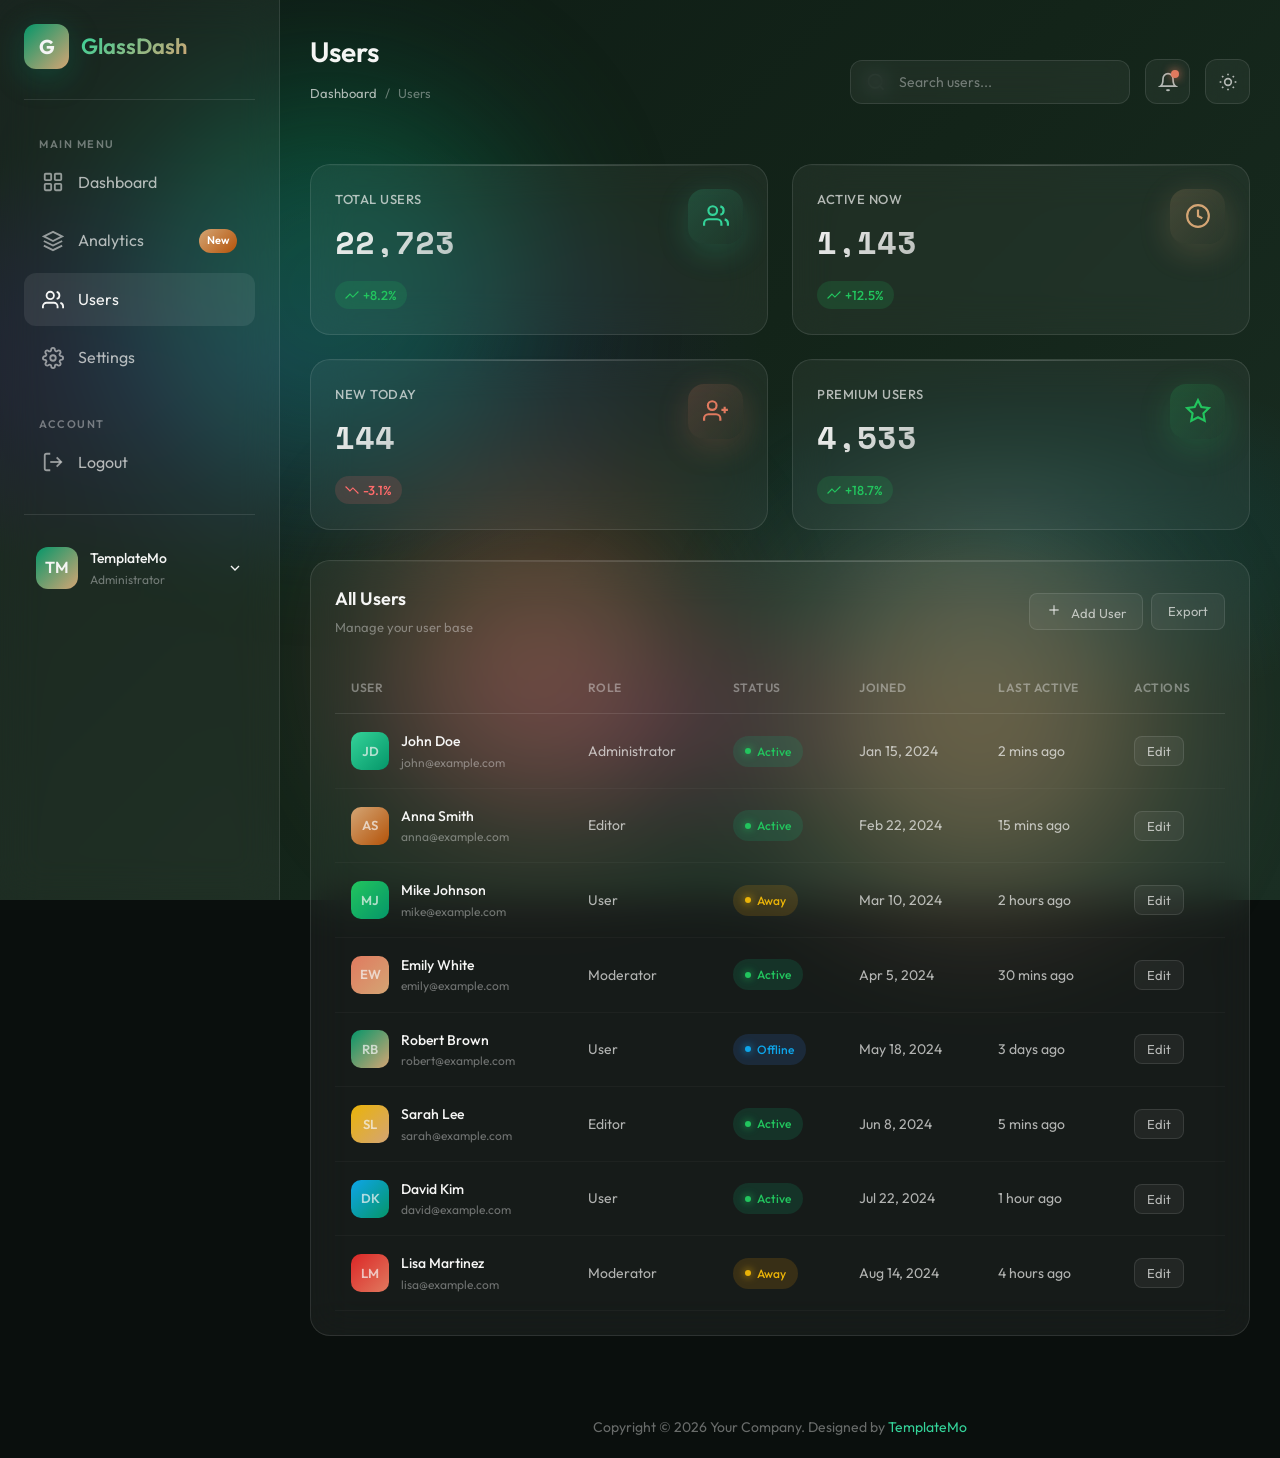
<file: users.html>
<!DOCTYPE html>
<html lang="en">
<head>
    <meta charset="UTF-8">
    <meta name="viewport" content="width=device-width, initial-scale=1.0">
    <title>Users - 3D Glassmorphism Dashboard</title>
    <meta name="description" content="3D Glassmorphism Dashboard Template by TemplateMo">
    <link rel="preconnect" href="https://fonts.googleapis.com">
    <link rel="preconnect" href="https://fonts.gstatic.com" crossorigin>
    <link href="https://fonts.googleapis.com/css2?family=Outfit:wght@300;400;500;600;700&family=Space+Mono:wght@400;700&display=swap" rel="stylesheet">
    <link rel="stylesheet" href="templatemo-glass-admin-style.css">
    <!--

TemplateMo 607 Glass Admin

https://templatemo.com/tm-607-glass-admin

-->
</head>
<body>
    <!-- Animated Background -->
    <div class="background"></div>
    <div class="orb orb-1"></div>
    <div class="orb orb-2"></div>
    <div class="orb orb-3"></div>

    <div class="dashboard">
        <!-- Sidebar -->
        <aside class="sidebar" id="sidebar">
            <div class="sidebar-header">
                <div class="logo">G</div>
                <span class="logo-text">GlassDash</span>
            </div>

            <ul class="nav-menu">
                <li class="nav-section">
                    <span class="nav-section-title">Main Menu</span>
                    <ul>
                        <li class="nav-item">
                            <a href="index.html" class="nav-link">
                                <svg class="nav-icon" viewBox="0 0 24 24" fill="none" stroke="currentColor" stroke-width="2">
                                    <rect x="3" y="3" width="7" height="7" rx="1"/><rect x="14" y="3" width="7" height="7" rx="1"/>
                                    <rect x="3" y="14" width="7" height="7" rx="1"/><rect x="14" y="14" width="7" height="7" rx="1"/>
                                </svg>
                                Dashboard
                            </a>
                        </li>
                        <li class="nav-item">
                            <a href="analytics.html" class="nav-link">
                                <svg class="nav-icon" viewBox="0 0 24 24" fill="none" stroke="currentColor" stroke-width="2">
                                    <path d="M12 2L2 7l10 5 10-5-10-5z"/><path d="M2 17l10 5 10-5"/><path d="M2 12l10 5 10-5"/>
                                </svg>
                                Analytics
                                <span class="nav-badge">New</span>
                            </a>
                        </li>
                        <li class="nav-item">
                            <a href="users.html" class="nav-link active">
                                <svg class="nav-icon" viewBox="0 0 24 24" fill="none" stroke="currentColor" stroke-width="2">
                                    <path d="M17 21v-2a4 4 0 0 0-4-4H5a4 4 0 0 0-4 4v2"/><circle cx="9" cy="7" r="4"/>
                                    <path d="M23 21v-2a4 4 0 0 0-3-3.87"/><path d="M16 3.13a4 4 0 0 1 0 7.75"/>
                                </svg>
                                Users
                            </a>
                        </li>
                        <li class="nav-item">
                            <a href="settings.html" class="nav-link">
                                <svg class="nav-icon" viewBox="0 0 24 24" fill="none" stroke="currentColor" stroke-width="2">
                                    <circle cx="12" cy="12" r="3"/>
                                    <path d="M19.4 15a1.65 1.65 0 0 0 .33 1.82l.06.06a2 2 0 0 1 0 2.83 2 2 0 0 1-2.83 0l-.06-.06a1.65 1.65 0 0 0-1.82-.33 1.65 1.65 0 0 0-1 1.51V21a2 2 0 0 1-2 2 2 2 0 0 1-2-2v-.09A1.65 1.65 0 0 0 9 19.4a1.65 1.65 0 0 0-1.82.33l-.06.06a2 2 0 0 1-2.83 0 2 2 0 0 1 0-2.83l.06-.06a1.65 1.65 0 0 0 .33-1.82 1.65 1.65 0 0 0-1.51-1H3a2 2 0 0 1-2-2 2 2 0 0 1 2-2h.09A1.65 1.65 0 0 0 4.6 9a1.65 1.65 0 0 0-.33-1.82l-.06-.06a2 2 0 0 1 0-2.83 2 2 0 0 1 2.83 0l.06.06a1.65 1.65 0 0 0 1.82.33H9a1.65 1.65 0 0 0 1-1.51V3a2 2 0 0 1 2-2 2 2 0 0 1 2 2v.09a1.65 1.65 0 0 0 1 1.51 1.65 1.65 0 0 0 1.82-.33l.06-.06a2 2 0 0 1 2.83 0 2 2 0 0 1 0 2.83l-.06.06a1.65 1.65 0 0 0-.33 1.82V9a1.65 1.65 0 0 0 1.51 1H21a2 2 0 0 1 2 2 2 2 0 0 1-2 2h-.09a1.65 1.65 0 0 0-1.51 1z"/>
                                </svg>
                                Settings
                            </a>
                        </li>
                    </ul>
                </li>

                <li class="nav-section">
                    <span class="nav-section-title">Account</span>
                    <ul>
                        <li class="nav-item">
                            <a href="login.html" class="nav-link">
                                <svg class="nav-icon" viewBox="0 0 24 24" fill="none" stroke="currentColor" stroke-width="2">
                                    <path d="M9 21H5a2 2 0 0 1-2-2V5a2 2 0 0 1 2-2h4"/>
                                    <polyline points="16 17 21 12 16 7"/><line x1="21" y1="12" x2="9" y2="12"/>
                                </svg>
                                Logout
                            </a>
                        </li>
                    </ul>
                </li>
            </ul>

            <div class="sidebar-footer">
                <div class="user-profile">
                    <div class="user-avatar">TM</div>
                    <div class="user-info">
                        <div class="user-name">TemplateMo</div>
                        <div class="user-role">Administrator</div>
                    </div>
                    <svg width="16" height="16" viewBox="0 0 24 24" fill="none" stroke="currentColor" stroke-width="2">
                        <polyline points="6 9 12 15 18 9"/>
                    </svg>
                </div>
            </div>
        </aside>

        <!-- Main Content -->
        <main class="main-content">
            <!-- Top Navbar -->
            <nav class="navbar">
                <div class="page-header">
                    <h1 class="page-title">Users</h1>
                    <div class="page-breadcrumb">
                        <a href="index.html">Dashboard</a>
                        <span>/</span>
                        <span>Users</span>
                    </div>
                </div>
                <div class="navbar-right">
                    <div class="search-box">
                        <svg class="search-icon" viewBox="0 0 24 24" fill="none" stroke="currentColor" stroke-width="2">
                            <circle cx="11" cy="11" r="8"/><line x1="21" y1="21" x2="16.65" y2="16.65"/>
                        </svg>
                        <input type="text" class="search-input" placeholder="Search users...">
                    </div>
                    <button class="nav-btn">
                        <svg viewBox="0 0 24 24" fill="none" stroke="currentColor" stroke-width="2">
                            <path d="M18 8A6 6 0 0 0 6 8c0 7-3 9-3 9h18s-3-2-3-9"/><path d="M13.73 21a2 2 0 0 1-3.46 0"/>
                        </svg>
                        <span class="notification-dot"></span>
                    </button>
                    <button class="nav-btn" id="theme-toggle" title="Toggle Light/Dark Mode">
                        <svg class="icon-sun" viewBox="0 0 24 24" fill="none" stroke="currentColor" stroke-width="2">
                            <circle cx="12" cy="12" r="4"/><path d="M12 2v2"/><path d="M12 20v2"/>
                            <path d="M4.93 4.93l1.41 1.41"/><path d="M17.66 17.66l1.41 1.41"/>
                            <path d="M2 12h2"/><path d="M20 12h2"/>
                            <path d="M6.34 17.66l-1.41 1.41"/><path d="M19.07 4.93l-1.41 1.41"/>
                        </svg>
                        <svg class="icon-moon" viewBox="0 0 24 24" fill="none" stroke="currentColor" stroke-width="2" style="display: none;">
                            <path d="M21 12.79A9 9 0 1 1 11.21 3 7 7 0 0 0 21 12.79z"/>
                        </svg>
                    </button>
                </div>
            </nav>

            <!-- Stats Cards -->
            <section class="stats-grid">
                <div class="glass-card glass-card-3d stat-card">
                    <div class="stat-card-inner">
                        <div class="stat-info">
                            <h3>Total Users</h3>
                            <div class="stat-value">24,521</div>
                            <span class="stat-change positive">
                                <svg width="14" height="14" viewBox="0 0 24 24" fill="none" stroke="currentColor" stroke-width="2"><polyline points="23 6 13.5 15.5 8.5 10.5 1 18"/></svg>
                                +8.2%
                            </span>
                        </div>
                        <div class="stat-icon cyan">
                            <svg viewBox="0 0 24 24" fill="none" stroke="var(--emerald-light)" stroke-width="2">
                                <path d="M17 21v-2a4 4 0 0 0-4-4H5a4 4 0 0 0-4 4v2"/><circle cx="9" cy="7" r="4"/>
                                <path d="M23 21v-2a4 4 0 0 0-3-3.87"/><path d="M16 3.13a4 4 0 0 1 0 7.75"/>
                            </svg>
                        </div>
                    </div>
                </div>

                <div class="glass-card glass-card-3d stat-card">
                    <div class="stat-card-inner">
                        <div class="stat-info">
                            <h3>Active Now</h3>
                            <div class="stat-value">1,234</div>
                            <span class="stat-change positive">
                                <svg width="14" height="14" viewBox="0 0 24 24" fill="none" stroke="currentColor" stroke-width="2"><polyline points="23 6 13.5 15.5 8.5 10.5 1 18"/></svg>
                                +12.5%
                            </span>
                        </div>
                        <div class="stat-icon magenta">
                            <svg viewBox="0 0 24 24" fill="none" stroke="var(--gold)" stroke-width="2">
                                <circle cx="12" cy="12" r="10"/><path d="M12 6v6l4 2"/>
                            </svg>
                        </div>
                    </div>
                </div>

                <div class="glass-card glass-card-3d stat-card">
                    <div class="stat-card-inner">
                        <div class="stat-info">
                            <h3>New Today</h3>
                            <div class="stat-value">156</div>
                            <span class="stat-change negative">
                                <svg width="14" height="14" viewBox="0 0 24 24" fill="none" stroke="currentColor" stroke-width="2"><polyline points="23 18 13.5 8.5 8.5 13.5 1 6"/></svg>
                                -3.1%
                            </span>
                        </div>
                        <div class="stat-icon purple">
                            <svg viewBox="0 0 24 24" fill="none" stroke="var(--coral)" stroke-width="2">
                                <path d="M16 21v-2a4 4 0 0 0-4-4H5a4 4 0 0 0-4 4v2"/><circle cx="8.5" cy="7" r="4"/>
                                <line x1="20" y1="8" x2="20" y2="14"/><line x1="23" y1="11" x2="17" y2="11"/>
                            </svg>
                        </div>
                    </div>
                </div>

                <div class="glass-card glass-card-3d stat-card">
                    <div class="stat-card-inner">
                        <div class="stat-info">
                            <h3>Premium Users</h3>
                            <div class="stat-value">4,892</div>
                            <span class="stat-change positive">
                                <svg width="14" height="14" viewBox="0 0 24 24" fill="none" stroke="currentColor" stroke-width="2"><polyline points="23 6 13.5 15.5 8.5 10.5 1 18"/></svg>
                                +18.7%
                            </span>
                        </div>
                        <div class="stat-icon success">
                            <svg viewBox="0 0 24 24" fill="none" stroke="var(--success)" stroke-width="2">
                                <polygon points="12 2 15.09 8.26 22 9.27 17 14.14 18.18 21.02 12 17.77 5.82 21.02 7 14.14 2 9.27 8.91 8.26 12 2"/>
                            </svg>
                        </div>
                    </div>
                </div>
            </section>

            <!-- Users Table -->
            <section class="content-grid" style="grid-template-columns: 1fr;">
                <div class="glass-card table-card" style="grid-column: span 1;">
                    <div class="card-header">
                        <div>
                            <h2 class="card-title">All Users</h2>
                            <p class="card-subtitle">Manage your user base</p>
                        </div>
                        <div class="card-actions">
                            <button class="card-btn">
                                <svg width="16" height="16" viewBox="0 0 24 24" fill="none" stroke="currentColor" stroke-width="2" style="margin-right: 6px;">
                                    <line x1="12" y1="5" x2="12" y2="19"/><line x1="5" y1="12" x2="19" y2="12"/>
                                </svg>
                                Add User
                            </button>
                            <button class="card-btn">Export</button>
                        </div>
                    </div>
                    <div class="table-wrapper">
                        <table class="data-table">
                            <thead>
                                <tr>
                                    <th>User</th>
                                    <th>Role</th>
                                    <th>Status</th>
                                    <th>Joined</th>
                                    <th>Last Active</th>
                                    <th>Actions</th>
                                </tr>
                            </thead>
                            <tbody>
                                <tr>
                                    <td><div class="table-user"><div class="table-avatar" style="background: linear-gradient(135deg, var(--emerald-light), var(--emerald));">JD</div><div class="table-user-info"><span class="table-user-name">John Doe</span><span class="table-user-email">john@example.com</span></div></div></td>
                                    <td>Administrator</td>
                                    <td><span class="status-badge completed">Active</span></td>
                                    <td>Jan 15, 2024</td>
                                    <td>2 mins ago</td>
                                    <td>
                                        <button class="card-btn" style="padding: 6px 12px;">Edit</button>
                                    </td>
                                </tr>
                                <tr>
                                    <td><div class="table-user"><div class="table-avatar" style="background: linear-gradient(135deg, var(--gold), var(--amber));">AS</div><div class="table-user-info"><span class="table-user-name">Anna Smith</span><span class="table-user-email">anna@example.com</span></div></div></td>
                                    <td>Editor</td>
                                    <td><span class="status-badge completed">Active</span></td>
                                    <td>Feb 22, 2024</td>
                                    <td>15 mins ago</td>
                                    <td>
                                        <button class="card-btn" style="padding: 6px 12px;">Edit</button>
                                    </td>
                                </tr>
                                <tr>
                                    <td><div class="table-user"><div class="table-avatar" style="background: linear-gradient(135deg, var(--success), var(--emerald));">MJ</div><div class="table-user-info"><span class="table-user-name">Mike Johnson</span><span class="table-user-email">mike@example.com</span></div></div></td>
                                    <td>User</td>
                                    <td><span class="status-badge pending">Away</span></td>
                                    <td>Mar 10, 2024</td>
                                    <td>2 hours ago</td>
                                    <td>
                                        <button class="card-btn" style="padding: 6px 12px;">Edit</button>
                                    </td>
                                </tr>
                                <tr>
                                    <td><div class="table-user"><div class="table-avatar" style="background: linear-gradient(135deg, var(--coral), var(--gold));">EW</div><div class="table-user-info"><span class="table-user-name">Emily White</span><span class="table-user-email">emily@example.com</span></div></div></td>
                                    <td>Moderator</td>
                                    <td><span class="status-badge completed">Active</span></td>
                                    <td>Apr 5, 2024</td>
                                    <td>30 mins ago</td>
                                    <td>
                                        <button class="card-btn" style="padding: 6px 12px;">Edit</button>
                                    </td>
                                </tr>
                                <tr>
                                    <td><div class="table-user"><div class="table-avatar" style="background: linear-gradient(135deg, var(--emerald), var(--gold));">RB</div><div class="table-user-info"><span class="table-user-name">Robert Brown</span><span class="table-user-email">robert@example.com</span></div></div></td>
                                    <td>User</td>
                                    <td><span class="status-badge processing">Offline</span></td>
                                    <td>May 18, 2024</td>
                                    <td>3 days ago</td>
                                    <td>
                                        <button class="card-btn" style="padding: 6px 12px;">Edit</button>
                                    </td>
                                </tr>
                                <tr>
                                    <td><div class="table-user"><div class="table-avatar" style="background: linear-gradient(135deg, var(--warning), var(--gold));">SL</div><div class="table-user-info"><span class="table-user-name">Sarah Lee</span><span class="table-user-email">sarah@example.com</span></div></div></td>
                                    <td>Editor</td>
                                    <td><span class="status-badge completed">Active</span></td>
                                    <td>Jun 8, 2024</td>
                                    <td>5 mins ago</td>
                                    <td>
                                        <button class="card-btn" style="padding: 6px 12px;">Edit</button>
                                    </td>
                                </tr>
                                <tr>
                                    <td><div class="table-user"><div class="table-avatar" style="background: linear-gradient(135deg, var(--info), var(--emerald));">DK</div><div class="table-user-info"><span class="table-user-name">David Kim</span><span class="table-user-email">david@example.com</span></div></div></td>
                                    <td>User</td>
                                    <td><span class="status-badge completed">Active</span></td>
                                    <td>Jul 22, 2024</td>
                                    <td>1 hour ago</td>
                                    <td>
                                        <button class="card-btn" style="padding: 6px 12px;">Edit</button>
                                    </td>
                                </tr>
                                <tr>
                                    <td><div class="table-user"><div class="table-avatar" style="background: linear-gradient(135deg, var(--danger), var(--coral));">LM</div><div class="table-user-info"><span class="table-user-name">Lisa Martinez</span><span class="table-user-email">lisa@example.com</span></div></div></td>
                                    <td>Moderator</td>
                                    <td><span class="status-badge pending">Away</span></td>
                                    <td>Aug 14, 2024</td>
                                    <td>4 hours ago</td>
                                    <td>
                                        <button class="card-btn" style="padding: 6px 12px;">Edit</button>
                                    </td>
                                </tr>
                            </tbody>
                        </table>
                    </div>
                </div>
            </section>
        </main>
    </div>

    <!-- Mobile Menu Toggle -->
    <button class="mobile-menu-toggle">
        <svg viewBox="0 0 24 24" fill="none" stroke="currentColor" stroke-width="2">
            <line x1="3" y1="12" x2="21" y2="12"/><line x1="3" y1="6" x2="21" y2="6"/><line x1="3" y1="18" x2="21" y2="18"/>
        </svg>
    </button>

    <!-- Footer -->
    <footer class="site-footer">
        <p>Copyright © 2026 Your Company. Designed by <a href="https://templatemo.com" target="_blank" rel="nofollow">TemplateMo</a></p>
    </footer>

    <script src="templatemo-glass-admin-script.js"></script>
    <!-- TemplateMo 607 Glass Admin -->
</body>
</html>
</file>
<file: templatemo-glass-admin-style.css>
/* ============================================
   TemplateMo 3D Glassmorphism Dashboard
   https://templatemo.com
   CSS Stylesheet
============================================ */

/* ============================================
   CSS CUSTOM PROPERTIES
============================================ */
:root {
    /* Primary Colors - Emerald & Gold Luxury */
    --emerald: #059669;
    --emerald-light: #34d399;
    --gold: #d4a574;
    --gold-light: #e8c9a0;
    --amber: #b45309;
    --cream: #fef3e2;
    
    /* Accent Colors */
    --coral: #e07a5f;
    --slate: #475569;
    
    /* Glass Colors */
    --glass-bg: rgba(255, 255, 255, 0.05);
    --glass-border: rgba(255, 255, 255, 0.1);
    --glass-shadow: rgba(0, 0, 0, 0.3);
    --glass-hover: rgba(255, 255, 255, 0.08);
    
    /* Background - Deep Forest */
    --bg-dark: #0a0f0d;
    --bg-gradient-1: #0d1a14;
    --bg-gradient-2: #132419;
    --bg-gradient-3: #1a2e23;
    
    /* Text */
    --text-primary: #f5f5f4;
    --text-secondary: rgba(245, 245, 244, 0.7);
    --text-muted: rgba(245, 245, 244, 0.4);
    
    /* Status Colors */
    --success: #22c55e;
    --warning: #eab308;
    --danger: #dc2626;
    --info: #0ea5e9;
    
    /* Spacing */
    --sidebar-width: 280px;
    --navbar-height: 70px;
    --border-radius: 20px;
    --card-padding: 24px;
    
    /* Transitions */
    --transition-fast: 0.2s ease;
    --transition-normal: 0.3s ease;
    --transition-slow: 0.5s ease;
}

/* Light Mode */
[data-theme="light"] {
    /* Glass Colors - Light */
    --glass-bg: rgba(255, 255, 255, 0.6);
    --glass-border: rgba(0, 0, 0, 0.1);
    --glass-shadow: rgba(0, 0, 0, 0.1);
    --glass-hover: rgba(255, 255, 255, 0.8);
    
    /* Background - Light */
    --bg-dark: #f5f5f0;
    --bg-gradient-1: #e8f5e9;
    --bg-gradient-2: #f1f8e9;
    --bg-gradient-3: #fefefe;
    
    /* Text - Light */
    --text-primary: #1a1a1a;
    --text-secondary: rgba(26, 26, 26, 0.7);
    --text-muted: rgba(26, 26, 26, 0.5);
}

[data-theme="light"] .orb {
    opacity: 0.15;
}

[data-theme="light"] .glass-card::before {
    background: linear-gradient(90deg, transparent, rgba(0,0,0,0.05), transparent);
}

[data-theme="light"] .stat-value {
    background: linear-gradient(135deg, var(--text-primary), var(--text-secondary));
    -webkit-background-clip: text;
    background-clip: text;
}

[data-theme="light"] .table-wrapper::-webkit-scrollbar-track {
    background: rgba(0, 0, 0, 0.05);
}

[data-theme="light"] .chart-wrapper::-webkit-scrollbar-track {
    background: rgba(0, 0, 0, 0.05);
}

[data-theme="light"] .activity-list::-webkit-scrollbar-thumb {
    background: var(--glass-border);
}

/* ============================================
   RESET & BASE STYLES
============================================ */
*, *::before, *::after {
    margin: 0;
    padding: 0;
    box-sizing: border-box;
}

html {
    scroll-behavior: smooth;
}

body {
    font-family: 'Outfit', sans-serif;
    background: var(--bg-dark);
    color: var(--text-primary);
    min-height: 100vh;
    overflow-x: hidden;
    line-height: 1.6;
}

a {
    text-decoration: none;
    color: inherit;
}

/* ============================================
   ANIMATED BACKGROUND
============================================ */
.background {
    position: fixed;
    top: 0;
    left: 0;
    width: 100%;
    height: 100%;
    z-index: -2;
    background: linear-gradient(135deg, var(--bg-gradient-1) 0%, var(--bg-gradient-2) 50%, var(--bg-gradient-3) 100%);
}

.background::before {
    content: '';
    position: absolute;
    top: 0;
    left: 0;
    width: 100%;
    height: 100%;
    background: 
        radial-gradient(ellipse 80% 50% at 20% 40%, rgba(120, 0, 255, 0.15) 0%, transparent 50%),
        radial-gradient(ellipse 60% 40% at 80% 60%, rgba(0, 200, 255, 0.12) 0%, transparent 50%),
        radial-gradient(ellipse 50% 30% at 50% 80%, rgba(255, 0, 200, 0.1) 0%, transparent 50%);
}

/* Floating Orbs */
.orb {
    position: fixed;
    border-radius: 50%;
    filter: blur(80px);
    opacity: 0.4;
    z-index: -1;
    animation: float 20s ease-in-out infinite;
}

.orb-1 {
    width: 400px;
    height: 400px;
    background: var(--emerald);
    top: 10%;
    left: 10%;
    animation-delay: 0s;
}

.orb-2 {
    width: 350px;
    height: 350px;
    background: var(--gold);
    top: 60%;
    right: 10%;
    animation-delay: -5s;
}

.orb-3 {
    width: 300px;
    height: 300px;
    background: var(--coral);
    bottom: 10%;
    left: 30%;
    animation-delay: -10s;
}

@keyframes float {
    0%, 100% { transform: translate(0, 0) scale(1); }
    25% { transform: translate(30px, -30px) scale(1.05); }
    50% { transform: translate(-20px, 20px) scale(0.95); }
    75% { transform: translate(20px, 10px) scale(1.02); }
}

/* ============================================
   LAYOUT STRUCTURE
============================================ */
.dashboard {
    display: flex;
    min-height: 100vh;
}

/* ============================================
   SIDEBAR
============================================ */
.sidebar {
    position: fixed;
    left: 0;
    top: 0;
    width: var(--sidebar-width);
    height: 100vh;
    background: var(--glass-bg);
    backdrop-filter: blur(20px);
    -webkit-backdrop-filter: blur(20px);
    border-right: 1px solid var(--glass-border);
    padding: 24px;
    z-index: 100;
    transition: all var(--transition-normal);
    overflow-y: auto;
}

/* Custom Scrollbar for Sidebar */
.sidebar::-webkit-scrollbar {
    width: 6px;
}

.sidebar::-webkit-scrollbar-track {
    background: transparent;
}

.sidebar::-webkit-scrollbar-thumb {
    background: var(--glass-border);
    border-radius: 3px;
}

.sidebar::-webkit-scrollbar-thumb:hover {
    background: var(--emerald-light);
}

.sidebar-header {
    display: flex;
    align-items: center;
    gap: 12px;
    padding-bottom: 30px;
    border-bottom: 1px solid var(--glass-border);
    margin-bottom: 30px;
}

.logo {
    width: 45px;
    height: 45px;
    background: linear-gradient(135deg, var(--emerald), var(--gold));
    border-radius: 12px;
    display: flex;
    align-items: center;
    justify-content: center;
    font-weight: 700;
    font-size: 20px;
    box-shadow: 0 8px 32px rgba(5, 150, 105, 0.3);
}

.logo-text {
    font-size: 22px;
    font-weight: 600;
    background: linear-gradient(135deg, var(--emerald-light), var(--gold));
    -webkit-background-clip: text;
    -webkit-text-fill-color: transparent;
    background-clip: text;
}

.nav-menu {
    list-style: none;
    flex: 1;
}

.nav-menu ul {
    list-style: none;
    padding: 0;
    margin: 0;
}

.nav-section {
    margin-bottom: 25px;
    list-style: none;
}

.nav-section-title {
    font-size: 11px;
    font-weight: 600;
    text-transform: uppercase;
    letter-spacing: 1.5px;
    color: var(--text-muted);
    margin-bottom: 12px;
    padding-left: 15px;
}

.nav-item {
    margin-bottom: 5px;
    list-style: none;
}

.nav-link {
    display: flex;
    align-items: center;
    gap: 14px;
    padding: 14px 18px;
    color: var(--text-secondary);
    text-decoration: none;
    border-radius: 12px;
    transition: all var(--transition-fast);
    position: relative;
    overflow: hidden;
}

.nav-link:hover {
    background: var(--glass-hover);
    color: var(--text-primary);
}

.nav-link.active {
    background: var(--glass-hover);
    color: var(--text-primary);
}

.nav-icon {
    width: 22px;
    height: 22px;
    opacity: 0.8;
}

.nav-link.active .nav-icon,
.nav-link:hover .nav-icon {
    opacity: 1;
}

.nav-badge {
    margin-left: auto;
    background: linear-gradient(135deg, var(--gold), var(--amber));
    color: white;
    font-size: 11px;
    font-weight: 600;
    padding: 3px 8px;
    border-radius: 20px;
}

/* Sidebar User Profile */
.sidebar-footer {
    padding-top: 20px;
    border-top: 1px solid var(--glass-border);
}

.user-profile {
    display: flex;
    align-items: center;
    gap: 12px;
    padding: 12px;
    border-radius: 12px;
    cursor: pointer;
    transition: background var(--transition-fast);
}

.user-profile:hover {
    background: var(--glass-hover);
}

.user-avatar {
    width: 42px;
    height: 42px;
    border-radius: 12px;
    background: linear-gradient(135deg, var(--emerald), var(--gold));
    display: flex;
    align-items: center;
    justify-content: center;
    font-weight: 600;
    font-size: 16px;
}

.user-info {
    flex: 1;
}

.user-name {
    font-weight: 500;
    font-size: 14px;
}

.user-role {
    font-size: 12px;
    color: var(--text-muted);
}

/* ============================================
   MAIN CONTENT
============================================ */
.main-content {
    flex: 1;
    margin-left: var(--sidebar-width);
    padding: 30px;
    min-height: 100vh;
}

/* ============================================
   TOP NAVBAR
============================================ */
.navbar {
    display: flex;
    align-items: center;
    justify-content: space-between;
    margin-bottom: 30px;
    gap: 20px;
}

.page-title {
    font-size: 28px;
    font-weight: 600;
}

.navbar-right {
    display: flex;
    align-items: center;
    gap: 15px;
}

.search-box {
    position: relative;
}

.search-input {
    width: 280px;
    padding: 12px 20px 12px 48px;
    background: var(--glass-bg);
    backdrop-filter: blur(10px);
    border: 1px solid var(--glass-border);
    border-radius: 12px;
    color: var(--text-primary);
    font-family: inherit;
    font-size: 14px;
    transition: all var(--transition-fast);
}

.search-input::placeholder {
    color: var(--text-muted);
}

.search-input:focus {
    outline: none;
    border-color: var(--emerald-light);
    box-shadow: 0 0 20px rgba(52, 211, 153, 0.2);
}

.search-icon {
    position: absolute;
    left: 16px;
    top: 50%;
    transform: translateY(-50%);
    width: 20px;
    height: 20px;
    color: var(--text-muted);
}

.nav-btn {
    width: 45px;
    height: 45px;
    background: var(--glass-bg);
    backdrop-filter: blur(10px);
    border: 1px solid var(--glass-border);
    border-radius: 12px;
    display: flex;
    align-items: center;
    justify-content: center;
    cursor: pointer;
    position: relative;
    transition: all var(--transition-fast);
}

.nav-btn:hover {
    background: var(--glass-hover);
    border-color: var(--emerald-light);
}

.nav-btn svg {
    width: 20px;
    height: 20px;
    color: var(--text-secondary);
}

.notification-dot {
    position: absolute;
    top: 10px;
    right: 10px;
    width: 8px;
    height: 8px;
    background: var(--coral);
    border-radius: 50%;
    box-shadow: 0 0 10px var(--coral);
}

/* ============================================
   GLASS CARD BASE
============================================ */
.glass-card {
    background: var(--glass-bg);
    backdrop-filter: blur(20px);
    -webkit-backdrop-filter: blur(20px);
    border: 1px solid var(--glass-border);
    border-radius: var(--border-radius);
    padding: var(--card-padding);
    position: relative;
    overflow: hidden;
    transition: all var(--transition-normal);
    transform-style: preserve-3d;
    perspective: 1000px;
}

.glass-card::before {
    content: '';
    position: absolute;
    top: 0;
    left: 0;
    right: 0;
    height: 1px;
    background: linear-gradient(90deg, transparent, rgba(255,255,255,0.2), transparent);
}

.glass-card:hover {
    background: var(--glass-hover);
    border-color: rgba(255, 255, 255, 0.15);
    box-shadow: 
        0 25px 50px -12px var(--glass-shadow),
        0 0 40px rgba(52, 211, 153, 0.1);
}

/* 3D Tilt Effect */
.glass-card-3d {
    transition: transform 0.4s cubic-bezier(0.03, 0.98, 0.52, 0.99);
}

.glass-card-3d:hover {
    transform: rotateX(5deg) rotateY(-5deg) translateZ(10px);
}

/* ============================================
   STATS CARDS
============================================ */
.stats-grid {
    display: grid;
    grid-template-columns: repeat(4, 1fr);
    gap: 24px;
    margin-bottom: 30px;
}

.stat-card {
    position: relative;
}

.stat-card-inner {
    display: flex;
    align-items: flex-start;
    justify-content: space-between;
}

.stat-info h3 {
    font-size: 13px;
    font-weight: 500;
    color: var(--text-secondary);
    margin-bottom: 8px;
    text-transform: uppercase;
    letter-spacing: 0.5px;
}

.stat-value {
    font-family: 'Space Mono', monospace;
    font-size: 32px;
    font-weight: 700;
    margin-bottom: 12px;
    background: linear-gradient(135deg, var(--text-primary), var(--text-secondary));
    -webkit-background-clip: text;
    -webkit-text-fill-color: transparent;
    background-clip: text;
}

.stat-change {
    display: inline-flex;
    align-items: center;
    gap: 4px;
    font-size: 13px;
    font-weight: 500;
    padding: 4px 10px;
    border-radius: 20px;
}

.stat-change.positive {
    color: var(--success);
    background: rgba(34, 197, 94, 0.15);
}

.stat-change.negative {
    color: #ff6b6b;
    background: rgba(255, 107, 107, 0.15);
}

.stat-icon {
    width: 55px;
    height: 55px;
    border-radius: 16px;
    display: flex;
    align-items: center;
    justify-content: center;
}

.stat-icon.cyan {
    background: linear-gradient(135deg, rgba(52, 211, 153, 0.2), rgba(52, 211, 153, 0.05));
    box-shadow: 0 8px 32px rgba(52, 211, 153, 0.2);
}

.stat-icon.magenta {
    background: linear-gradient(135deg, rgba(212, 165, 116, 0.2), rgba(212, 165, 116, 0.05));
    box-shadow: 0 8px 32px rgba(212, 165, 116, 0.2);
}

.stat-icon.purple {
    background: linear-gradient(135deg, rgba(224, 122, 95, 0.2), rgba(224, 122, 95, 0.05));
    box-shadow: 0 8px 32px rgba(224, 122, 95, 0.2);
}

.stat-icon.success {
    background: linear-gradient(135deg, rgba(34, 197, 94, 0.2), rgba(34, 197, 94, 0.05));
    box-shadow: 0 8px 32px rgba(34, 197, 94, 0.2);
}

.stat-icon svg {
    width: 26px;
    height: 26px;
}

/* Sparkline in stat card */
.stat-sparkline {
    position: absolute;
    bottom: 0;
    left: 0;
    right: 0;
    height: 50px;
    opacity: 0.3;
}

/* ============================================
   CONTENT GRID
============================================ */
.content-grid {
    display: grid;
    grid-template-columns: 2fr 1fr;
    gap: 24px;
    margin-bottom: 30px;
}

/* ============================================
   CHART CARD
============================================ */
.chart-card {
    min-height: 380px;
}

.card-header {
    display: flex;
    align-items: center;
    justify-content: space-between;
    margin-bottom: 24px;
}

.card-title {
    font-size: 18px;
    font-weight: 600;
}

.card-subtitle {
    font-size: 13px;
    color: var(--text-muted);
    margin-top: 4px;
}

.card-actions {
    display: flex;
    gap: 8px;
}

.card-btn {
    padding: 8px 16px;
    background: var(--glass-bg);
    border: 1px solid var(--glass-border);
    border-radius: 8px;
    color: var(--text-secondary);
    font-family: inherit;
    font-size: 13px;
    cursor: pointer;
    transition: all var(--transition-fast);
}

.card-btn:hover,
.card-btn.active {
    background: var(--glass-hover);
    border-color: var(--emerald-light);
    color: var(--text-primary);
}

/* Chart Container */
.chart-wrapper {
    overflow-x: auto;
    margin: 0 -10px;
    padding: 0 10px;
}

.chart-wrapper::-webkit-scrollbar {
    height: 8px;
}

.chart-wrapper::-webkit-scrollbar-track {
    background: rgba(255, 255, 255, 0.05);
    border-radius: 4px;
}

.chart-wrapper::-webkit-scrollbar-thumb {
    background: linear-gradient(90deg, var(--emerald), var(--gold));
    border-radius: 4px;
}

.chart-wrapper::-webkit-scrollbar-thumb:hover {
    background: linear-gradient(90deg, var(--emerald-light), var(--gold-light));
}

.chart-container {
    height: 250px;
    position: relative;
    display: flex;
    min-width: 500px;
}

.chart-y-axis {
    display: flex;
    flex-direction: column;
    justify-content: space-between;
    padding: 20px 0;
    padding-right: 12px;
    text-align: right;
}

.y-value {
    font-family: 'Space Mono', monospace;
    font-size: 11px;
    color: var(--text-muted);
}

.chart-placeholder {
    flex: 1;
    height: 100%;
    display: flex;
    align-items: flex-end;
    justify-content: space-between;
    gap: 8px;
    padding: 20px 0;
    border-left: 1px solid var(--glass-border);
    padding-left: 12px;
}

.chart-bar-group {
    flex: 1;
    height: 100%;
    display: flex;
    flex-direction: column;
    align-items: center;
    justify-content: flex-end;
    gap: 8px;
}

.chart-bar {
    width: 100%;
    max-width: 40px;
    border-radius: 8px 8px 0 0;
    background: linear-gradient(180deg, var(--emerald-light), var(--emerald));
    transition: all var(--transition-normal);
    position: relative;
    min-height: 10px;
}

.chart-bar.bar-emerald {
    background: linear-gradient(180deg, #6db897, #3d8b6e);
}

.chart-bar.bar-gold {
    background: linear-gradient(180deg, #c9b896, #a89068);
}

.chart-bar.bar-coral {
    background: linear-gradient(180deg, #d4a090, #b87a68);
}

.chart-bar.bar-teal {
    background: linear-gradient(180deg, #7ac4b8, #4a9e92);
}

.chart-bar.bar-amber {
    background: linear-gradient(180deg, #d4b06a, #a88542);
}

.chart-bar::before {
    content: '';
    position: absolute;
    top: 0;
    left: 0;
    right: 0;
    height: 50%;
    background: linear-gradient(180deg, rgba(255,255,255,0.2), transparent);
    border-radius: 8px 8px 0 0;
}

.chart-bar:hover {
    filter: brightness(1.15);
    transform: scaleY(1.02);
    transform-origin: bottom;
}

.chart-bar.bar-emerald:hover {
    box-shadow: 0 0 16px rgba(61, 139, 110, 0.4);
}

.chart-bar.bar-gold:hover {
    box-shadow: 0 0 16px rgba(168, 144, 104, 0.4);
}

.chart-bar.bar-coral:hover {
    box-shadow: 0 0 16px rgba(184, 122, 104, 0.4);
}

.chart-bar.bar-teal:hover {
    box-shadow: 0 0 16px rgba(74, 158, 146, 0.4);
}

.chart-bar.bar-amber:hover {
    box-shadow: 0 0 16px rgba(168, 133, 66, 0.4);
}

.chart-label {
    font-size: 11px;
    color: var(--text-muted);
    font-weight: 500;
}

/* ============================================
   ACTIVITY FEED
============================================ */
.activity-card {
    max-height: 380px;
    display: flex;
    flex-direction: column;
}

.activity-list {
    flex: 1;
    overflow-y: auto;
    margin: 0 -10px;
    padding: 0 10px;
}

.activity-list::-webkit-scrollbar {
    width: 4px;
}

.activity-list::-webkit-scrollbar-track {
    background: transparent;
}

.activity-list::-webkit-scrollbar-thumb {
    background: var(--glass-border);
    border-radius: 2px;
}

.activity-item {
    display: flex;
    align-items: flex-start;
    gap: 14px;
    padding: 14px 0;
    border-bottom: 1px solid var(--glass-border);
}

.activity-item:last-child {
    border-bottom: none;
}

.activity-avatar {
    width: 40px;
    height: 40px;
    border-radius: 10px;
    display: flex;
    align-items: center;
    justify-content: center;
    font-weight: 600;
    font-size: 14px;
    flex-shrink: 0;
}

.activity-content {
    flex: 1;
    min-width: 0;
}

.activity-text {
    font-size: 14px;
    color: var(--text-secondary);
    margin-bottom: 4px;
}

.activity-text strong {
    color: var(--text-primary);
    font-weight: 500;
}

.activity-time {
    font-size: 12px;
    color: var(--text-muted);
}

/* ============================================
   DATA TABLE
============================================ */
.table-card {
    grid-column: span 2;
}

.table-wrapper {
    overflow-x: auto;
    margin: 0 -10px;
    padding: 0 10px;
}

.table-wrapper::-webkit-scrollbar {
    height: 8px;
}

.table-wrapper::-webkit-scrollbar-track {
    background: rgba(255, 255, 255, 0.05);
    border-radius: 4px;
}

.table-wrapper::-webkit-scrollbar-thumb {
    background: linear-gradient(90deg, var(--emerald), var(--gold));
    border-radius: 4px;
}

.table-wrapper::-webkit-scrollbar-thumb:hover {
    background: linear-gradient(90deg, var(--emerald-light), var(--gold-light));
}

.data-table {
    width: 100%;
    min-width: 700px;
    border-collapse: collapse;
}

.data-table th,
.data-table td {
    padding: 16px;
    text-align: left;
}

.data-table th {
    font-size: 12px;
    font-weight: 600;
    text-transform: uppercase;
    letter-spacing: 0.5px;
    color: var(--text-muted);
    border-bottom: 1px solid var(--glass-border);
}

.data-table tr {
    transition: background var(--transition-fast);
}

.data-table tbody tr:hover {
    background: var(--glass-hover);
}

.data-table td {
    font-size: 14px;
    color: var(--text-secondary);
    border-bottom: 1px solid rgba(255, 255, 255, 0.03);
}

.table-user {
    display: flex;
    align-items: center;
    gap: 12px;
}

.table-avatar {
    width: 38px;
    height: 38px;
    border-radius: 10px;
    display: flex;
    align-items: center;
    justify-content: center;
    font-weight: 600;
    font-size: 13px;
}

.table-user-info {
    display: flex;
    flex-direction: column;
}

.table-user-name {
    color: var(--text-primary);
    font-weight: 500;
}

.table-user-email {
    font-size: 12px;
    color: var(--text-muted);
}

.status-badge {
    display: inline-flex;
    align-items: center;
    gap: 6px;
    padding: 6px 12px;
    border-radius: 20px;
    font-size: 12px;
    font-weight: 500;
}

.status-badge::before {
    content: '';
    width: 6px;
    height: 6px;
    border-radius: 50%;
}

.status-badge.completed {
    background: rgba(16, 185, 129, 0.15);
    color: var(--success);
}

.status-badge.completed::before {
    background: var(--success);
    box-shadow: 0 0 8px var(--success);
}

.status-badge.pending {
    background: rgba(245, 158, 11, 0.15);
    color: var(--warning);
}

.status-badge.pending::before {
    background: var(--warning);
    box-shadow: 0 0 8px var(--warning);
}

.status-badge.processing {
    background: rgba(59, 130, 246, 0.15);
    color: var(--info);
}

.status-badge.processing::before {
    background: var(--info);
    box-shadow: 0 0 8px var(--info);
}

.table-amount {
    font-family: 'Space Mono', monospace;
    font-weight: 600;
    color: var(--text-primary);
}

/* ============================================
   PROGRESS BARS
============================================ */
.progress-card {
    padding: var(--card-padding);
}

.progress-item {
    margin-bottom: 24px;
}

.progress-item:last-child {
    margin-bottom: 0;
}

.progress-header {
    display: flex;
    justify-content: space-between;
    margin-bottom: 10px;
}

.progress-label {
    font-size: 14px;
    font-weight: 500;
}

.progress-value {
    font-family: 'Space Mono', monospace;
    font-size: 14px;
    color: var(--text-secondary);
}

.progress-bar {
    height: 8px;
    background: rgba(255, 255, 255, 0.1);
    border-radius: 10px;
    overflow: hidden;
}

.progress-fill {
    height: 100%;
    border-radius: 10px;
    transition: width 1s ease-out;
    position: relative;
}

.progress-fill::after {
    content: '';
    position: absolute;
    top: 0;
    left: 0;
    right: 0;
    height: 50%;
    background: linear-gradient(180deg, rgba(255,255,255,0.3), transparent);
}

.progress-fill.cyan {
    background: linear-gradient(90deg, var(--emerald-light), var(--emerald));
    box-shadow: 0 0 20px rgba(52, 211, 153, 0.4);
}

.progress-fill.magenta {
    background: linear-gradient(90deg, var(--gold-light), var(--gold));
    box-shadow: 0 0 20px rgba(212, 165, 116, 0.4);
}

.progress-fill.purple {
    background: linear-gradient(90deg, var(--coral), var(--amber));
    box-shadow: 0 0 20px rgba(224, 122, 95, 0.4);
}

/* ============================================
   BOTTOM GRID
============================================ */
.bottom-grid {
    display: grid;
    grid-template-columns: repeat(3, 1fr);
    gap: 24px;
}

/* ============================================
   CALENDAR WIDGET
============================================ */
.calendar-header {
    display: flex;
    align-items: center;
    justify-content: space-between;
    margin-bottom: 20px;
}

.calendar-nav {
    display: flex;
    gap: 8px;
}

.calendar-nav-btn {
    width: 32px;
    height: 32px;
    background: var(--glass-bg);
    border: 1px solid var(--glass-border);
    border-radius: 8px;
    display: flex;
    align-items: center;
    justify-content: center;
    cursor: pointer;
    transition: all var(--transition-fast);
}

.calendar-nav-btn:hover {
    background: var(--glass-hover);
    border-color: var(--emerald-light);
}

.calendar-nav-btn svg {
    width: 16px;
    height: 16px;
    color: var(--text-secondary);
}

.calendar-grid {
    display: grid;
    grid-template-columns: repeat(7, 1fr);
    gap: 4px;
    text-align: center;
}

.calendar-day-name {
    font-size: 11px;
    font-weight: 600;
    color: var(--text-muted);
    padding: 8px 0;
    text-transform: uppercase;
}

.calendar-day {
    aspect-ratio: 1;
    display: flex;
    align-items: center;
    justify-content: center;
    font-size: 13px;
    border-radius: 8px;
    cursor: pointer;
    transition: all var(--transition-fast);
}

.calendar-day:hover {
    background: var(--glass-hover);
}

.calendar-day.other-month {
    color: var(--text-muted);
}

.calendar-day.today {
    background: linear-gradient(135deg, var(--emerald), var(--emerald-light));
    color: white;
    font-weight: 600;
    box-shadow: 0 4px 15px rgba(5, 150, 105, 0.3);
}

.calendar-day.has-event::after {
    content: '';
    position: absolute;
    bottom: 4px;
    width: 4px;
    height: 4px;
    background: var(--gold);
    border-radius: 50%;
}

/* ============================================
   DONUT CHART
============================================ */
.donut-container {
    display: flex;
    align-items: center;
    gap: 30px;
    margin-top: 20px;
}

.donut-chart {
    width: 140px;
    height: 140px;
    position: relative;
}

.donut-chart svg {
    transform: rotate(-90deg);
}

.donut-chart circle {
    fill: none;
    stroke-width: 20;
}

.donut-bg {
    stroke: rgba(255, 255, 255, 0.1);
}

.donut-segment {
    stroke-linecap: round;
    transition: stroke-dashoffset 1s ease-out;
}

.donut-center {
    position: absolute;
    top: 50%;
    left: 50%;
    transform: translate(-50%, -50%);
    text-align: center;
}

.donut-value {
    font-family: 'Space Mono', monospace;
    font-size: 28px;
    font-weight: 700;
}

.donut-label {
    font-size: 12px;
    color: var(--text-muted);
}

.donut-legend {
    display: flex;
    flex-direction: column;
    gap: 12px;
}

.legend-item {
    display: flex;
    align-items: center;
    gap: 10px;
    font-size: 13px;
}

.legend-color {
    width: 12px;
    height: 12px;
    border-radius: 4px;
}

.legend-color.cyan { background: var(--emerald-light); }
.legend-color.magenta { background: var(--gold); }
.legend-color.purple { background: var(--coral); }

/* ============================================
   WEATHER WIDGET
============================================ */
.weather-main {
    display: flex;
    align-items: center;
    gap: 20px;
    margin-bottom: 24px;
}

.weather-icon {
    width: 80px;
    height: 80px;
    background: linear-gradient(135deg, rgba(52, 211, 153, 0.2), rgba(212, 165, 116, 0.2));
    border-radius: 20px;
    display: flex;
    align-items: center;
    justify-content: center;
}

.weather-icon svg {
    width: 45px;
    height: 45px;
    color: var(--emerald-light);
}

.weather-temp {
    font-family: 'Space Mono', monospace;
    font-size: 48px;
    font-weight: 700;
    line-height: 1;
}

.weather-desc {
    font-size: 14px;
    color: var(--text-secondary);
    margin-top: 4px;
}

.weather-details {
    display: grid;
    grid-template-columns: repeat(3, 1fr);
    gap: 16px;
}

.weather-detail {
    text-align: center;
    padding: 12px;
    background: var(--glass-bg);
    border-radius: 12px;
}

.weather-detail-value {
    font-family: 'Space Mono', monospace;
    font-size: 18px;
    font-weight: 600;
    margin-bottom: 4px;
}

.weather-detail-label {
    font-size: 11px;
    color: var(--text-muted);
    text-transform: uppercase;
}

/* ============================================
   MOBILE MENU TOGGLE
============================================ */
.mobile-menu-toggle {
    display: none;
    position: fixed;
    bottom: 24px;
    right: 24px;
    width: 56px;
    height: 56px;
    background: linear-gradient(135deg, var(--emerald), var(--gold));
    border: none;
    border-radius: 16px;
    cursor: pointer;
    z-index: 200;
    box-shadow: 0 8px 32px rgba(5, 150, 105, 0.3);
}

.mobile-menu-toggle svg {
    width: 24px;
    height: 24px;
    color: white;
}

/* ============================================
   LOGIN PAGE STYLES
============================================ */
.login-page {
    min-height: 100vh;
    display: flex;
    flex-direction: column;
    align-items: center;
    justify-content: center;
    padding: 40px 20px;
}

.login-container {
    width: 100%;
    max-width: 440px;
}

.login-card {
    background: var(--glass-bg);
    backdrop-filter: blur(20px);
    -webkit-backdrop-filter: blur(20px);
    border: 1px solid var(--glass-border);
    border-radius: var(--border-radius);
    padding: 48px 40px;
    position: relative;
    overflow: hidden;
}

.login-card::before {
    content: '';
    position: absolute;
    top: 0;
    left: 0;
    right: 0;
    height: 1px;
    background: linear-gradient(90deg, transparent, rgba(255,255,255,0.2), transparent);
}

.login-header {
    text-align: center;
    margin-bottom: 40px;
}

.login-logo {
    width: 70px;
    height: 70px;
    background: linear-gradient(135deg, var(--emerald), var(--gold));
    border-radius: 18px;
    display: flex;
    align-items: center;
    justify-content: center;
    font-weight: 700;
    font-size: 28px;
    margin: 0 auto 20px;
    box-shadow: 0 12px 40px rgba(5, 150, 105, 0.3);
}

.login-title {
    font-size: 28px;
    font-weight: 600;
    margin-bottom: 8px;
}

.login-subtitle {
    font-size: 14px;
    color: var(--text-muted);
}

.form-group {
    margin-bottom: 24px;
}

.form-label {
    display: block;
    font-size: 13px;
    font-weight: 500;
    color: var(--text-secondary);
    margin-bottom: 8px;
}

.form-input {
    width: 100%;
    padding: 14px 18px;
    background: var(--glass-bg);
    border: 1px solid var(--glass-border);
    border-radius: 12px;
    color: var(--text-primary);
    font-family: inherit;
    font-size: 15px;
    transition: all var(--transition-fast);
}

.form-input::placeholder {
    color: var(--text-muted);
}

.form-input:focus {
    outline: none;
    border-color: var(--emerald-light);
    box-shadow: 0 0 20px rgba(52, 211, 153, 0.2);
}

.form-row {
    display: flex;
    align-items: center;
    justify-content: space-between;
    margin-bottom: 30px;
}

.checkbox-label {
    display: flex;
    align-items: center;
    gap: 10px;
    font-size: 14px;
    color: var(--text-secondary);
    cursor: pointer;
}

.checkbox-label input {
    width: 18px;
    height: 18px;
    accent-color: var(--emerald);
}

.forgot-link {
    font-size: 14px;
    color: var(--emerald-light);
    text-decoration: none;
    transition: color var(--transition-fast);
}

.forgot-link:hover {
    color: var(--gold);
}

.btn {
    display: inline-flex;
    align-items: center;
    justify-content: center;
    gap: 10px;
    padding: 14px 28px;
    border: none;
    border-radius: 12px;
    font-family: inherit;
    font-size: 15px;
    font-weight: 500;
    cursor: pointer;
    transition: all var(--transition-fast);
}

.btn-primary {
    width: 100%;
    background: linear-gradient(135deg, var(--emerald), var(--emerald-light));
    color: white;
    box-shadow: 0 8px 24px rgba(5, 150, 105, 0.3);
}

.btn-primary:hover {
    transform: translateY(-2px);
    box-shadow: 0 12px 32px rgba(5, 150, 105, 0.4);
}

.btn-secondary {
    width: 100%;
    background: var(--glass-bg);
    border: 1px solid var(--glass-border);
    color: var(--text-primary);
}

.btn-secondary:hover {
    background: var(--glass-hover);
    border-color: var(--emerald-light);
}

.divider {
    display: flex;
    align-items: center;
    gap: 16px;
    margin: 28px 0;
}

.divider::before,
.divider::after {
    content: '';
    flex: 1;
    height: 1px;
    background: var(--glass-border);
}

.divider span {
    font-size: 13px;
    color: var(--text-muted);
}

.social-login {
    display: flex;
    gap: 12px;
    margin-bottom: 28px;
}

.social-btn {
    flex: 1;
    padding: 12px;
    background: var(--glass-bg);
    border: 1px solid var(--glass-border);
    border-radius: 12px;
    display: flex;
    align-items: center;
    justify-content: center;
    cursor: pointer;
    transition: all var(--transition-fast);
}

.social-btn:hover {
    background: var(--glass-hover);
    border-color: var(--emerald-light);
}

.social-btn svg {
    width: 22px;
    height: 22px;
}

.login-footer {
    text-align: center;
    font-size: 14px;
    color: var(--text-muted);
}

.login-footer a {
    color: var(--emerald-light);
    text-decoration: none;
}

.login-footer a:hover {
    color: var(--gold);
}

/* ============================================
   PAGE HEADER (for inner pages)
============================================ */
.page-header {
    margin-bottom: 30px;
}

.page-header .page-title {
    margin-bottom: 8px;
}

.page-breadcrumb {
    display: flex;
    align-items: center;
    gap: 8px;
    font-size: 13px;
    color: var(--text-muted);
}

.page-breadcrumb a {
    color: var(--text-secondary);
    transition: color var(--transition-fast);
}

.page-breadcrumb a:hover {
    color: var(--emerald-light);
}

.page-breadcrumb span {
    color: var(--text-muted);
}

/* ============================================
   FOOTER
============================================ */
.site-footer {
    text-align: center;
    padding: 20px;
    margin-left: var(--sidebar-width);
    color: var(--text-muted);
    font-size: 14px;
}

.site-footer a {
    color: var(--emerald-light);
    transition: color var(--transition-fast);
}

.site-footer a:hover {
    color: var(--gold);
}

/* Login/Register page footer */
.login-page .site-footer {
    margin-left: 0;
    position: relative;
    padding: 30px 20px;
    text-align: center;
    margin-top: 30px;
}

/* Floating Theme Toggle for Login/Register */
.theme-toggle-float {
    position: fixed;
    top: 24px;
    right: 24px;
    width: 45px;
    height: 45px;
    background: var(--glass-bg);
    backdrop-filter: blur(10px);
    -webkit-backdrop-filter: blur(10px);
    border: 1px solid var(--glass-border);
    border-radius: 12px;
    display: flex;
    align-items: center;
    justify-content: center;
    cursor: pointer;
    z-index: 100;
    transition: all var(--transition-fast);
}

.theme-toggle-float:hover {
    background: var(--glass-hover);
    border-color: var(--emerald-light);
}

.theme-toggle-float svg {
    width: 20px;
    height: 20px;
    color: var(--text-secondary);
}

/* ============================================
   SETTINGS PAGE
============================================ */
.settings-grid {
    display: grid;
    grid-template-columns: 250px 1fr;
    gap: 24px;
}

.settings-nav {
    list-style: none;
}

.settings-nav-item {
    margin-bottom: 8px;
}

.settings-nav-link {
    display: flex;
    align-items: center;
    gap: 12px;
    padding: 14px 18px;
    color: var(--text-secondary);
    border-radius: 12px;
    transition: all var(--transition-fast);
}

.settings-nav-link:hover {
    background: var(--glass-hover);
    color: var(--text-primary);
}

.settings-nav-link.active {
    background: var(--glass-hover);
    color: var(--text-primary);
}

.settings-nav-link svg {
    width: 20px;
    height: 20px;
    opacity: 0.7;
}

.settings-nav-link.active svg,
.settings-nav-link:hover svg {
    opacity: 1;
}

.settings-section {
    margin-bottom: 32px;
}

.settings-section:last-child {
    margin-bottom: 0;
}

.settings-section-title {
    font-size: 18px;
    font-weight: 600;
    margin-bottom: 20px;
    padding-bottom: 12px;
    border-bottom: 1px solid var(--glass-border);
}

.settings-row {
    display: flex;
    align-items: center;
    justify-content: space-between;
    padding: 16px 0;
    border-bottom: 1px solid rgba(255, 255, 255, 0.05);
}

.settings-row:last-child {
    border-bottom: none;
}

.settings-label {
    display: flex;
    flex-direction: column;
    gap: 4px;
}

.settings-label-title {
    font-weight: 500;
    color: var(--text-primary);
}

.settings-label-desc {
    font-size: 13px;
    color: var(--text-muted);
}

/* Toggle Switch */
.toggle-switch {
    position: relative;
    width: 50px;
    height: 26px;
}

.toggle-switch input {
    opacity: 0;
    width: 0;
    height: 0;
}

.toggle-slider {
    position: absolute;
    cursor: pointer;
    top: 0;
    left: 0;
    right: 0;
    bottom: 0;
    background: var(--glass-bg);
    border: 1px solid var(--glass-border);
    border-radius: 26px;
    transition: all var(--transition-fast);
}

.toggle-slider::before {
    position: absolute;
    content: "";
    height: 18px;
    width: 18px;
    left: 3px;
    bottom: 3px;
    background: var(--text-secondary);
    border-radius: 50%;
    transition: all var(--transition-fast);
}

.toggle-switch input:checked + .toggle-slider {
    background: linear-gradient(135deg, var(--emerald), var(--emerald-light));
    border-color: var(--emerald);
}

.toggle-switch input:checked + .toggle-slider::before {
    transform: translateX(24px);
    background: white;
}

/* Settings Select Dropdown */
.settings-select {
    padding: 10px 16px;
    background: rgba(19, 36, 25, 0.95);
    border: 1px solid var(--glass-border);
    border-radius: 8px;
    color: var(--text-primary);
    font-family: inherit;
    font-size: 14px;
    cursor: pointer;
    min-width: 150px;
    appearance: none;
    -webkit-appearance: none;
    -moz-appearance: none;
    background-image: url("data:image/svg+xml,%3Csvg xmlns='http://www.w3.org/2000/svg' width='12' height='12' viewBox='0 0 24 24' fill='none' stroke='%2334d399' stroke-width='2'%3E%3Cpolyline points='6 9 12 15 18 9'/%3E%3C/svg%3E");
    background-repeat: no-repeat;
    background-position: right 12px center;
    padding-right: 36px;
}

.settings-select:focus {
    outline: none;
    border-color: var(--emerald-light);
    box-shadow: 0 0 15px rgba(52, 211, 153, 0.15);
}

.settings-select option {
    background: rgba(19, 36, 25, 0.98);
    color: var(--text-primary);
    padding: 10px;
}

[data-theme="light"] .settings-select {
    background-color: rgba(245, 245, 240, 0.95);
}

[data-theme="light"] .settings-select option {
    background: rgba(245, 245, 240, 0.98);
    color: #1a1a1a;
}

/* Profile Header */
.profile-header {
    display: flex;
    align-items: center;
    gap: 24px;
    margin-bottom: 32px;
}

.profile-avatar-large {
    width: 100px;
    height: 100px;
    border-radius: 20px;
    background: linear-gradient(135deg, var(--emerald), var(--gold));
    display: flex;
    align-items: center;
    justify-content: center;
    font-weight: 700;
    font-size: 36px;
    position: relative;
}

.profile-avatar-edit {
    position: absolute;
    bottom: -8px;
    right: -8px;
    width: 32px;
    height: 32px;
    background: var(--glass-bg);
    backdrop-filter: blur(10px);
    border: 1px solid var(--glass-border);
    border-radius: 10px;
    display: flex;
    align-items: center;
    justify-content: center;
    cursor: pointer;
    transition: all var(--transition-fast);
}

.profile-avatar-edit:hover {
    background: var(--glass-hover);
    border-color: var(--emerald-light);
}

.profile-avatar-edit svg {
    width: 16px;
    height: 16px;
    color: var(--text-secondary);
}

.profile-info h2 {
    font-size: 24px;
    font-weight: 600;
    margin-bottom: 4px;
}

.profile-info p {
    color: var(--text-muted);
    font-size: 14px;
}

/* Settings Form Grid */
.form-grid {
    display: grid;
    grid-template-columns: 1fr 1fr;
    gap: 20px;
}

.form-group-settings {
    display: flex;
    flex-direction: column;
    gap: 8px;
}

.form-group-settings.full-width {
    grid-column: span 2;
}

.form-group-settings label {
    font-size: 13px;
    font-weight: 500;
    color: var(--text-secondary);
}

.form-group-settings input,
.form-group-settings textarea {
    padding: 12px 16px;
    background: var(--glass-bg);
    border: 1px solid var(--glass-border);
    border-radius: 10px;
    color: var(--text-primary);
    font-family: inherit;
    font-size: 14px;
    transition: all var(--transition-fast);
}

.form-group-settings input:focus,
.form-group-settings textarea:focus {
    outline: none;
    border-color: var(--emerald-light);
    box-shadow: 0 0 20px rgba(52, 211, 153, 0.15);
}

.form-group-settings textarea {
    resize: vertical;
    min-height: 100px;
}

.btn-group {
    display: flex;
    gap: 12px;
    margin-top: 24px;
}

/* Settings Tab Content */
.settings-tab-content {
    display: none;
}

.settings-tab-content.active {
    display: block;
    animation: settingsFadeIn 0.3s ease;
}

@keyframes settingsFadeIn {
    from { opacity: 0; transform: translateY(10px); }
    to { opacity: 1; transform: translateY(0); }
}

/* ============================================
   RESPONSIVE DESIGN
============================================ */
@media (max-width: 1400px) {
    .stats-grid {
        grid-template-columns: repeat(2, 1fr);
    }
    
    .bottom-grid {
        grid-template-columns: repeat(2, 1fr);
    }
}

@media (max-width: 1200px) {
    .content-grid {
        grid-template-columns: 1fr;
    }
    
    .table-card {
        grid-column: span 1;
    }
}

@media (max-width: 992px) {
    :root {
        --sidebar-width: 0px;
    }
    
    .sidebar {
        transform: translateX(-100%);
        width: 280px;
    }
    
    .sidebar.open {
        transform: translateX(0);
    }
    
    .main-content {
        margin-left: 0;
    }
    
    .mobile-menu-toggle {
        display: flex;
        align-items: center;
        justify-content: center;
    }
    
    .bottom-grid {
        grid-template-columns: 1fr;
    }

    .site-footer {
        margin-left: 0;
    }

    .settings-grid {
        grid-template-columns: 1fr;
    }

    .settings-nav-card {
        display: none;
    }
}

@media (max-width: 768px) {
    .stats-grid {
        grid-template-columns: 1fr;
    }
    
    .navbar {
        flex-wrap: wrap;
    }
    
    .search-box {
        order: 3;
        width: 100%;
    }
    
    .search-input {
        width: 100%;
    }
    
    .page-title {
        font-size: 22px;
    }
    
    .donut-container {
        flex-direction: column;
    }

    .login-card {
        padding: 36px 24px;
    }

    .form-grid {
        grid-template-columns: 1fr;
    }

    .form-group-settings.full-width {
        grid-column: span 1;
    }

    .profile-header {
        flex-direction: column;
        text-align: center;
    }
}

@media (max-width: 480px) {
    .main-content {
        padding: 20px 15px;
    }
    
    .glass-card {
        padding: 18px;
    }
    
    .stat-value {
        font-size: 26px;
    }
    
    .data-table {
        font-size: 13px;
    }
    
    .data-table th,
    .data-table td {
        padding: 12px 8px;
    }

    .social-login {
        flex-direction: column;
    }
}

/* ============================================
   ANIMATIONS
============================================ */
@keyframes fadeInUp {
    from {
        opacity: 0;
        transform: translateY(30px);
    }
    to {
        opacity: 1;
        transform: translateY(0);
    }
}

.glass-card {
    animation: fadeInUp 0.6s ease-out backwards;
}

.stats-grid .glass-card:nth-child(1) { animation-delay: 0.1s; }
.stats-grid .glass-card:nth-child(2) { animation-delay: 0.2s; }
.stats-grid .glass-card:nth-child(3) { animation-delay: 0.3s; }
.stats-grid .glass-card:nth-child(4) { animation-delay: 0.4s; }

.content-grid .glass-card:nth-child(1) { animation-delay: 0.5s; }
.content-grid .glass-card:nth-child(2) { animation-delay: 0.6s; }
.content-grid .glass-card:nth-child(3) { animation-delay: 0.7s; }

.bottom-grid .glass-card:nth-child(1) { animation-delay: 0.8s; }
.bottom-grid .glass-card:nth-child(2) { animation-delay: 0.9s; }
.bottom-grid .glass-card:nth-child(3) { animation-delay: 1s; }

.login-card {
    animation: fadeInUp 0.6s ease-out;
}
</file>
